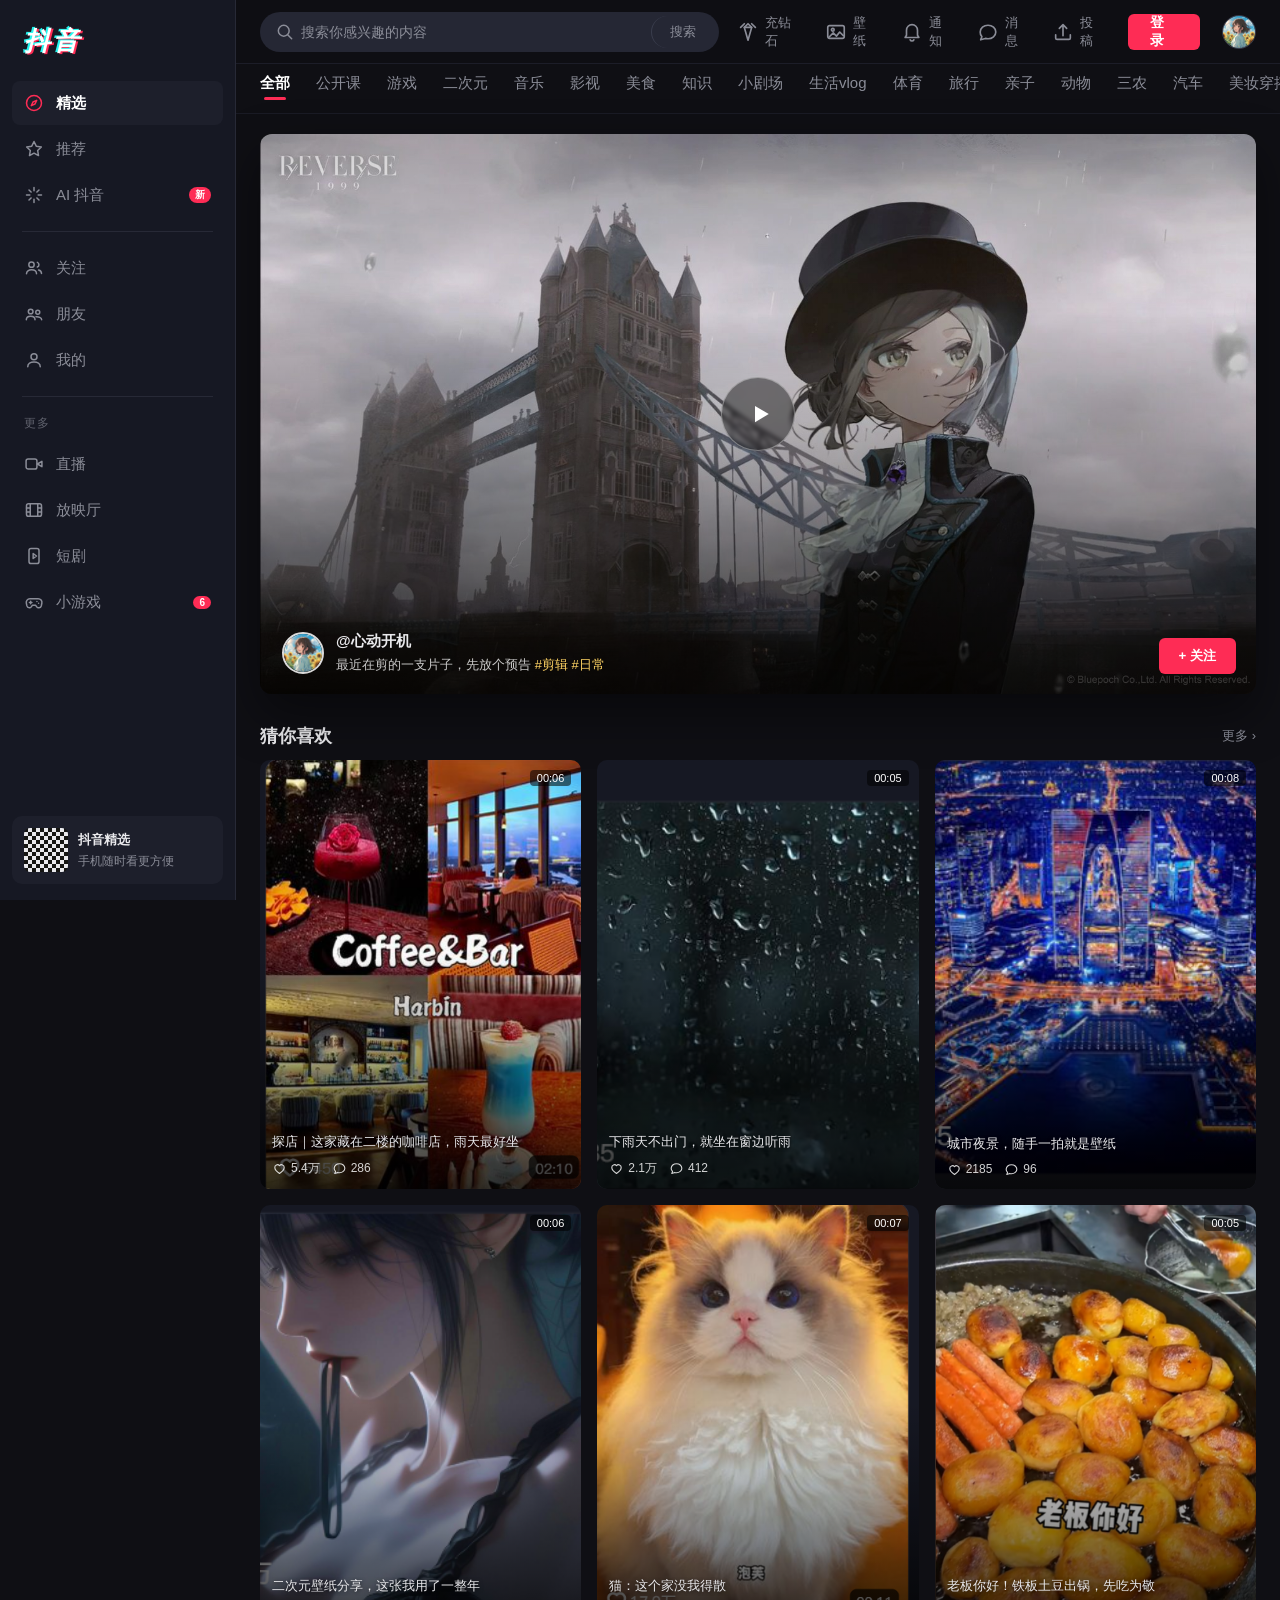
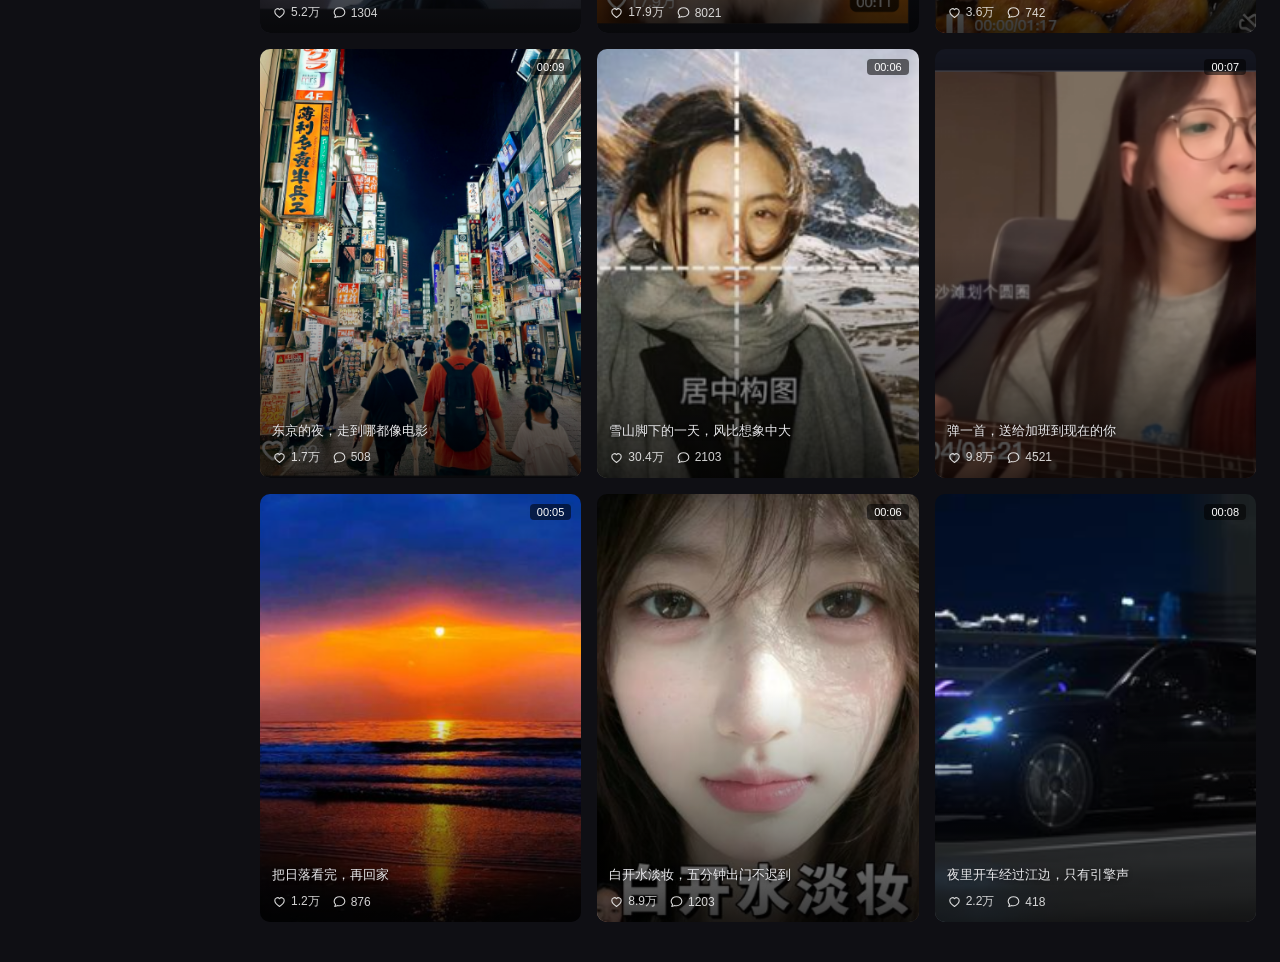
<file: index.html>
<!DOCTYPE html>
<html lang="zh-CN">
<head>
<meta charset="UTF-8">
<meta name="viewport" content="width=device-width, initial-scale=1.0">
<title>抖音 - 记录美好生活</title>
<link rel="stylesheet" href="css/style.css">
<link rel="stylesheet" href="css/components.css">
</head>
<body>

<!-- 图标库 -->
<svg width="0" height="0" style="position:absolute" aria-hidden="true">
  <defs>
    <symbol id="i-compass" viewBox="0 0 24 24"><circle cx="12" cy="12" r="9"/><path d="m15.2 8.8-2 4.4-4.4 2 2-4.4z"/></symbol>
    <symbol id="i-star" viewBox="0 0 24 24"><path d="m12 3 2.7 5.6 6.1.9-4.4 4.3 1 6.1-5.4-2.9-5.4 2.9 1-6.1L3.2 9.5l6.1-.9z"/></symbol>
    <symbol id="i-sparkle" viewBox="0 0 24 24"><path d="M12 3v4M12 17v4M3 12h4M17 12h4M6 6l2.5 2.5M15.5 15.5 18 18M18 6l-2.5 2.5M8.5 15.5 6 18"/></symbol>
    <symbol id="i-users" viewBox="0 0 24 24"><circle cx="9" cy="8" r="3.2"/><path d="M3 19c0-3 2.7-4.8 6-4.8s6 1.8 6 4.8"/><path d="M16 5.2a3 3 0 0 1 0 5.6M17.5 14.4c2.1.5 3.5 2 3.5 4.1"/></symbol>
    <symbol id="i-friends" viewBox="0 0 24 24"><circle cx="8" cy="9" r="2.8"/><circle cx="16.5" cy="10" r="2.4"/><path d="M2.8 19c0-2.6 2.4-4.2 5.2-4.2s5.2 1.6 5.2 4.2"/><path d="M14.4 15.3c2.9-.4 6.8 1 6.8 3.7"/></symbol>
    <symbol id="i-user" viewBox="0 0 24 24"><circle cx="12" cy="8" r="3.6"/><path d="M4.5 20c0-3.6 3.4-5.6 7.5-5.6s7.5 2 7.5 5.6"/></symbol>
    <symbol id="i-live" viewBox="0 0 24 24"><rect x="2.5" y="6" width="13" height="12" rx="2.5"/><path d="m16 12 5.5-3.2v6.4z"/></symbol>
    <symbol id="i-film" viewBox="0 0 24 24"><rect x="3" y="4.5" width="18" height="15" rx="2.5"/><path d="M7.5 4.5v15M16.5 4.5v15M3 9.5h4.5M3 14.5h4.5M16.5 9.5H21M16.5 14.5H21"/></symbol>
    <symbol id="i-short" viewBox="0 0 24 24"><rect x="6" y="3" width="12" height="18" rx="2.5"/><path d="m11 9 4 3-4 3z"/></symbol>
    <symbol id="i-game" viewBox="0 0 24 24"><path d="M7 8h10a4.5 4.5 0 0 1 4.4 5.5l-.7 3.3A3 3 0 0 1 17.5 19c-.9 0-1.7-.4-2.2-1.1L14 16h-4l-1.3 1.9A2.7 2.7 0 0 1 6.5 19a3 3 0 0 1-3-2.3l-.7-3.3A4.5 4.5 0 0 1 7 8z"/><path d="M8 11v3M6.5 12.5h3M15.5 11.5h.01M17.5 13.5h.01"/></symbol>
    <symbol id="i-search" viewBox="0 0 24 24"><circle cx="10.5" cy="10.5" r="6.5"/><path d="m15.5 15.5 4.5 4.5"/></symbol>
    <symbol id="i-diamond" viewBox="0 0 24 24"><path d="m12 3 4 4-4 14L8 7z"/><path d="M8 7h8M4 7l4-4M20 7l-4-4"/></symbol>
    <symbol id="i-wall" viewBox="0 0 24 24"><rect x="3" y="5" width="18" height="14" rx="2"/><circle cx="8.5" cy="9.5" r="1.5"/><path d="m4 18 5-5 3.5 3.5L16 12l4 4"/></symbol>
    <symbol id="i-bell" viewBox="0 0 24 24"><path d="M18 15.5V10a6 6 0 1 0-12 0v5.5L4.5 18h15z"/><path d="M10 20.5a2.2 2.2 0 0 0 4 0"/></symbol>
    <symbol id="i-msg" viewBox="0 0 24 24"><path d="M20.5 12c0 4.1-3.8 7.4-8.5 7.4-1 0-2-.2-2.9-.4L4 20.5l1.3-3.4A7 7 0 0 1 3.5 12c0-4.1 3.8-7.4 8.5-7.4s8.5 3.3 8.5 7.4z"/></symbol>
    <symbol id="i-upload" viewBox="0 0 24 24"><path d="M12 16V4M8 8l4-4 4 4"/><path d="M4 15v3.5A1.5 1.5 0 0 0 5.5 20h13a1.5 1.5 0 0 0 1.5-1.5V15"/></symbol>
    <symbol id="i-play" viewBox="0 0 24 24"><path d="M8 5.5v13l11-6.5z"/></symbol>
    <symbol id="i-heart" viewBox="0 0 24 24"><path d="M12 20s-7.5-4.6-7.5-9.5A4.2 4.2 0 0 1 12 7.6 4.2 4.2 0 0 1 19.5 10.5C19.5 15.4 12 20 12 20z"/></symbol>
    <symbol id="i-comment" viewBox="0 0 24 24"><path d="M20.5 11.5c0 4-3.8 7.2-8.5 7.2-1 0-2-.1-2.8-.4L4.5 20l1.2-3.3A6.7 6.7 0 0 1 3.5 11.5c0-4 3.8-7.2 8.5-7.2s8.5 3.2 8.5 7.2z"/></symbol>
    <symbol id="i-share" viewBox="0 0 24 24"><path d="M14 4.5 20 10l-6 5.5V12c-4.5 0-7.5 1.6-9 5 0-6 3-9.4 9-9.6z"/></symbol>
    <symbol id="i-clock" viewBox="0 0 24 24"><circle cx="12" cy="12" r="8.5"/><path d="M12 7.5V12l3 2"/></symbol>
    <symbol id="i-more" viewBox="0 0 24 24"><circle cx="5" cy="12" r="1.3"/><circle cx="12" cy="12" r="1.3"/><circle cx="19" cy="12" r="1.3"/></symbol>
  </defs>
</svg>

<!-- 左侧导航 -->
<aside class="side">
  <div class="side-logo"><a href="index.html" class="logo-text">抖音</a></div>

  <nav class="side-nav">
    <a href="index.html" class="nav-item active"><svg class="ico"><use href="#i-compass"/></svg><span>精选</span></a>
    <a href="index.html" class="nav-item"><svg class="ico"><use href="#i-star"/></svg><span>推荐</span></a>
    <a href="index.html" class="nav-item"><svg class="ico"><use href="#i-sparkle"/></svg><span>AI 抖音</span><b class="badge">新</b></a>

    <div class="side-divider"></div>

    <a href="follow.html" class="nav-item"><svg class="ico"><use href="#i-users"/></svg><span>关注</span></a>
    <a href="friends.html" class="nav-item"><svg class="ico"><use href="#i-friends"/></svg><span>朋友</span></a>
    <a href="profile.html" class="nav-item"><svg class="ico"><use href="#i-user"/></svg><span>我的</span></a>

    <div class="side-divider"></div>

    <p class="side-group-title">更多</p>
    <a href="index.html" class="nav-item"><svg class="ico"><use href="#i-live"/></svg><span>直播</span></a>
    <a href="index.html" class="nav-item"><svg class="ico"><use href="#i-film"/></svg><span>放映厅</span></a>
    <a href="index.html" class="nav-item"><svg class="ico"><use href="#i-short"/></svg><span>短剧</span></a>
    <a href="index.html" class="nav-item"><svg class="ico"><use href="#i-game"/></svg><span>小游戏</span><b class="badge">6</b></a>
  </nav>

  <div class="side-app">
    <div class="qr"></div>
    <p><strong>抖音精选</strong>手机随时看更方便</p>
  </div>
</aside>

<main class="main">

  <!-- 顶栏 -->
  <header class="topbar">
    <div class="search">
      <svg class="ico"><use href="#i-search"/></svg>
      <input type="text" placeholder="搜索你感兴趣的内容">
      <button class="search-btn" type="button">搜索</button>
    </div>

    <div class="top-actions">
      <a href="#" class="top-link"><svg class="ico"><use href="#i-diamond"/></svg><span>充钻石</span></a>
      <a href="#" class="top-link"><svg class="ico"><use href="#i-wall"/></svg><span>壁纸</span></a>
      <a href="#" class="top-link"><svg class="ico"><use href="#i-bell"/></svg><span>通知</span></a>
      <a href="#" class="top-link"><svg class="ico"><use href="#i-msg"/></svg><span>消息</span></a>
      <a href="#" class="top-link"><svg class="ico"><use href="#i-upload"/></svg><span>投稿</span></a>
      <a href="login.html" class="top-login">登录</a>
      <a href="profile.html"><img class="top-avatar" src="images/touxiang1.jpg" alt="我的头像"></a>
    </div>
  </header>

  <!-- 分类 -->
  <nav class="cats" id="cats">
    <a href="#" class="cat active" data-cat="all">全部</a>
    <a href="#" class="cat" data-cat="course">公开课</a>
    <a href="#" class="cat" data-cat="game">游戏</a>
    <a href="#" class="cat" data-cat="anime">二次元</a>
    <a href="#" class="cat" data-cat="music">音乐</a>
    <a href="#" class="cat" data-cat="movie">影视</a>
    <a href="#" class="cat" data-cat="food">美食</a>
    <a href="#" class="cat" data-cat="know">知识</a>
    <a href="#" class="cat" data-cat="drama">小剧场</a>
    <a href="#" class="cat" data-cat="life">生活vlog</a>
    <a href="#" class="cat" data-cat="sport">体育</a>
    <a href="#" class="cat" data-cat="travel">旅行</a>
    <a href="#" class="cat" data-cat="pet">亲子</a>
    <a href="#" class="cat" data-cat="animal">动物</a>
    <a href="#" class="cat" data-cat="farm">三农</a>
    <a href="#" class="cat" data-cat="car">汽车</a>
    <a href="#" class="cat" data-cat="beauty">美妆穿搭</a>
  </nav>

  <!-- 主视觉 + 右侧推荐 -->
  <section class="feed">
    <div class="hero">
      <img src="images/cover.jpg" alt="视频封面">
      <button class="hero-play" type="button" aria-label="播放"><svg class="ico"><use href="#i-play"/></svg></button>

      <div class="hero-meta">
        <img class="hero-avatar" src="images/touxiang1.jpg" alt="作者头像">
        <div>
          <div class="hero-author">@心动开机</div>
          <p class="hero-title">最近在剪的一支片子，先放个预告 <em>#剪辑 #日常</em></p>
        </div>
      </div>

      <button class="hero-follow" type="button">+ 关注</button>

      <div class="hero-bar">
        <span>00:24 / 09:35</span>
        <div class="hero-progress"><i></i></div>
        <svg class="ico"><use href="#i-msg"/></svg>
        <svg class="ico"><use href="#i-share"/></svg>
      </div>
    </div>

    <aside class="rail">
      <p class="rail-title">推荐视频</p>

      <a href="video.html" class="rec">
        <div class="rec-thumb">
          <img src="images/r1.jpg" alt="推荐视频">
          <span class="dur">46:43</span>
        </div>
        <div class="rec-body">
          <h4>名为“保护”的诅咒散布世界：从天而降的手，正一点点攥紧她</h4>
          <div class="meta"><img src="images/touxiang1.jpg" alt="">星野漫游 · 10月12日</div>
        </div>
      </a>

      <a href="video.html" class="rec">
        <div class="rec-thumb">
          <img src="images/r2.jpg" alt="推荐视频">
          <span class="dur">45:50</span>
        </div>
        <div class="rec-body">
          <h4>耗时两年半带你看完《我的世界》45分钟随机空岛生存</h4>
          <div class="meta"><img src="images/touxiang1.jpg" alt="">阿澈 · 8月16日</div>
        </div>
      </a>
      
    </aside>
  </section>

  <!-- 瀑布流 -->
  <div class="section-head">
    <h2>猜你喜欢</h2>
    <a href="#" class="more">更多 ›</a>
  </div>

  <section class="grid" id="grid"></section>

</main>

<script src="js/feed.js"></script>
<script src="js/app.js"></script>
</body>
</html>
</file>
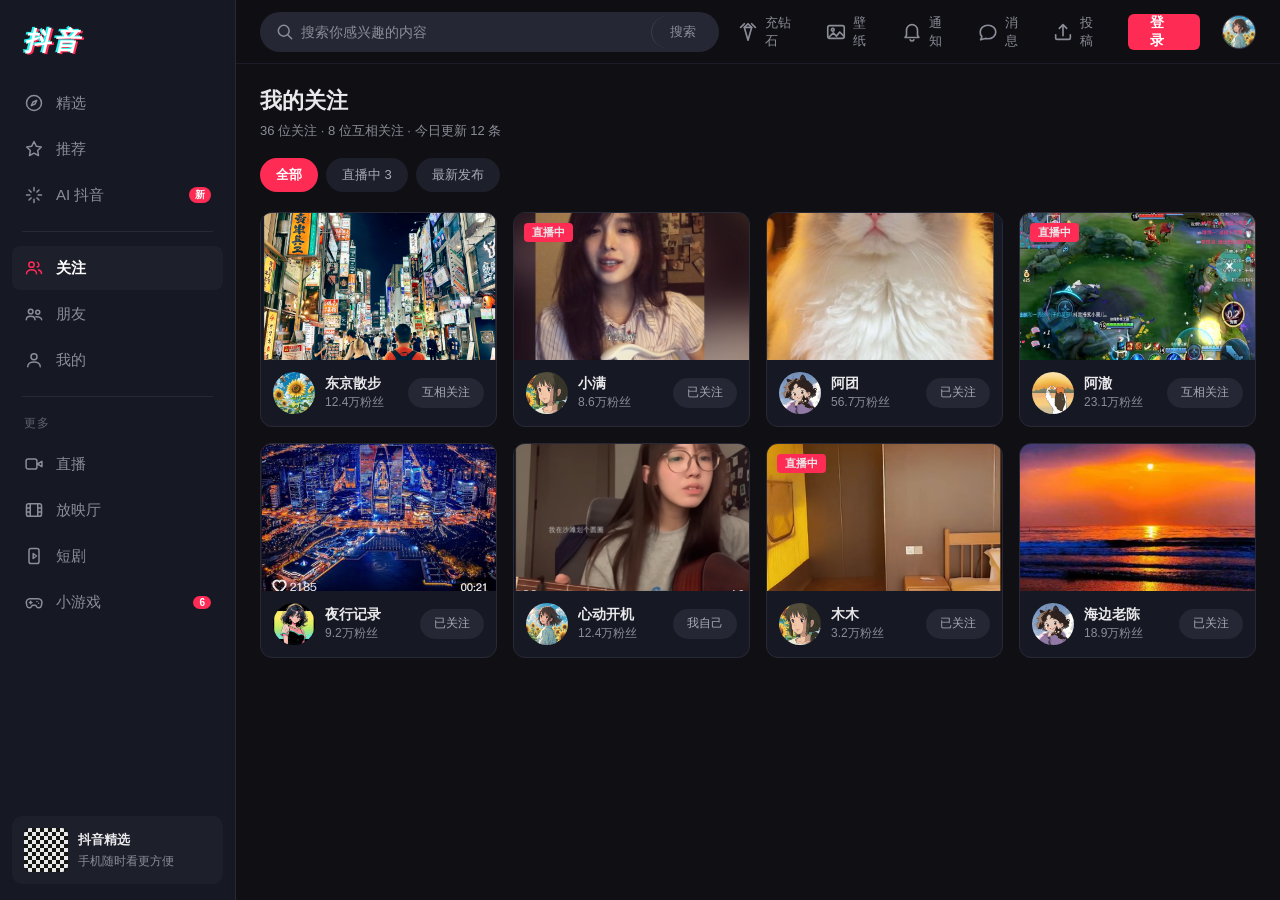
<file: follow.html>
<!DOCTYPE html>
<html lang="zh-CN">
<head>
<meta charset="UTF-8">
<meta name="viewport" content="width=device-width, initial-scale=1.0">
<title>我的关注 - 抖音</title>
<link rel="stylesheet" href="css/style.css">
<link rel="stylesheet" href="css/components.css">
</head>
<body>

<svg width="0" height="0" style="position:absolute" aria-hidden="true">
  <defs>
    <symbol id="i-compass" viewBox="0 0 24 24"><circle cx="12" cy="12" r="9"/><path d="m15.2 8.8-2 4.4-4.4 2 2-4.4z"/></symbol>
    <symbol id="i-star" viewBox="0 0 24 24"><path d="m12 3 2.7 5.6 6.1.9-4.4 4.3 1 6.1-5.4-2.9-5.4 2.9 1-6.1L3.2 9.5l6.1-.9z"/></symbol>
    <symbol id="i-sparkle" viewBox="0 0 24 24"><path d="M12 3v4M12 17v4M3 12h4M17 12h4M6 6l2.5 2.5M15.5 15.5 18 18M18 6l-2.5 2.5M8.5 15.5 6 18"/></symbol>
    <symbol id="i-users" viewBox="0 0 24 24"><circle cx="9" cy="8" r="3.2"/><path d="M3 19c0-3 2.7-4.8 6-4.8s6 1.8 6 4.8"/><path d="M16 5.2a3 3 0 0 1 0 5.6M17.5 14.4c2.1.5 3.5 2 3.5 4.1"/></symbol>
    <symbol id="i-friends" viewBox="0 0 24 24"><circle cx="8" cy="9" r="2.8"/><circle cx="16.5" cy="10" r="2.4"/><path d="M2.8 19c0-2.6 2.4-4.2 5.2-4.2s5.2 1.6 5.2 4.2"/><path d="M14.4 15.3c2.9-.4 6.8 1 6.8 3.7"/></symbol>
    <symbol id="i-user" viewBox="0 0 24 24"><circle cx="12" cy="8" r="3.6"/><path d="M4.5 20c0-3.6 3.4-5.6 7.5-5.6s7.5 2 7.5 5.6"/></symbol>
    <symbol id="i-live" viewBox="0 0 24 24"><rect x="2.5" y="6" width="13" height="12" rx="2.5"/><path d="m16 12 5.5-3.2v6.4z"/></symbol>
    <symbol id="i-film" viewBox="0 0 24 24"><rect x="3" y="4.5" width="18" height="15" rx="2.5"/><path d="M7.5 4.5v15M16.5 4.5v15M3 9.5h4.5M3 14.5h4.5M16.5 9.5H21M16.5 14.5H21"/></symbol>
    <symbol id="i-short" viewBox="0 0 24 24"><rect x="6" y="3" width="12" height="18" rx="2.5"/><path d="m11 9 4 3-4 3z"/></symbol>
    <symbol id="i-game" viewBox="0 0 24 24"><path d="M7 8h10a4.5 4.5 0 0 1 4.4 5.5l-.7 3.3A3 3 0 0 1 17.5 19c-.9 0-1.7-.4-2.2-1.1L14 16h-4l-1.3 1.9A2.7 2.7 0 0 1 6.5 19a3 3 0 0 1-3-2.3l-.7-3.3A4.5 4.5 0 0 1 7 8z"/><path d="M8 11v3M6.5 12.5h3M15.5 11.5h.01M17.5 13.5h.01"/></symbol>
    <symbol id="i-search" viewBox="0 0 24 24"><circle cx="10.5" cy="10.5" r="6.5"/><path d="m15.5 15.5 4.5 4.5"/></symbol>
    <symbol id="i-diamond" viewBox="0 0 24 24"><path d="m12 3 4 4-4 14L8 7z"/><path d="M8 7h8M4 7l4-4M20 7l-4-4"/></symbol>
    <symbol id="i-wall" viewBox="0 0 24 24"><rect x="3" y="5" width="18" height="14" rx="2"/><circle cx="8.5" cy="9.5" r="1.5"/><path d="m4 18 5-5 3.5 3.5L16 12l4 4"/></symbol>
    <symbol id="i-bell" viewBox="0 0 24 24"><path d="M18 15.5V10a6 6 0 1 0-12 0v5.5L4.5 18h15z"/><path d="M10 20.5a2.2 2.2 0 0 0 4 0"/></symbol>
    <symbol id="i-msg" viewBox="0 0 24 24"><path d="M20.5 12c0 4.1-3.8 7.4-8.5 7.4-1 0-2-.2-2.9-.4L4 20.5l1.3-3.4A7 7 0 0 1 3.5 12c0-4.1 3.8-7.4 8.5-7.4s8.5 3.3 8.5 7.4z"/></symbol>
    <symbol id="i-upload" viewBox="0 0 24 24"><path d="M12 16V4M8 8l4-4 4 4"/><path d="M4 15v3.5A1.5 1.5 0 0 0 5.5 20h13a1.5 1.5 0 0 0 1.5-1.5V15"/></symbol>
  </defs>
</svg>

<aside class="side">
  <div class="side-logo"><a href="index.html" class="logo-text">抖音</a></div>

  <nav class="side-nav">
    <a href="index.html" class="nav-item"><svg class="ico"><use href="#i-compass"/></svg><span>精选</span></a>
    <a href="index.html" class="nav-item"><svg class="ico"><use href="#i-star"/></svg><span>推荐</span></a>
    <a href="index.html" class="nav-item"><svg class="ico"><use href="#i-sparkle"/></svg><span>AI 抖音</span><b class="badge">新</b></a>

    <div class="side-divider"></div>

    <a href="follow.html" class="nav-item active"><svg class="ico"><use href="#i-users"/></svg><span>关注</span></a>
    <a href="friends.html" class="nav-item"><svg class="ico"><use href="#i-friends"/></svg><span>朋友</span></a>
    <a href="profile.html" class="nav-item"><svg class="ico"><use href="#i-user"/></svg><span>我的</span></a>

    <div class="side-divider"></div>

    <p class="side-group-title">更多</p>
    <a href="live.html" class="nav-item"><svg class="ico"><use href="#i-live"/></svg><span>直播</span></a>
    <a href="index.html" class="nav-item"><svg class="ico"><use href="#i-film"/></svg><span>放映厅</span></a>
    <a href="index.html" class="nav-item"><svg class="ico"><use href="#i-short"/></svg><span>短剧</span></a>
    <a href="index.html" class="nav-item"><svg class="ico"><use href="#i-game"/></svg><span>小游戏</span><b class="badge">6</b></a>
  </nav>

  <div class="side-app">
    <div class="qr"></div>
    <p><strong>抖音精选</strong>手机随时看更方便</p>
  </div>
</aside>

<main class="main">

  <header class="topbar">
    <div class="search">
      <svg class="ico"><use href="#i-search"/></svg>
      <input type="text" placeholder="搜索你感兴趣的内容">
      <button class="search-btn" type="button">搜索</button>
    </div>
    <div class="top-actions">
      <a href="#" class="top-link"><svg class="ico"><use href="#i-diamond"/></svg><span>充钻石</span></a>
      <a href="#" class="top-link"><svg class="ico"><use href="#i-wall"/></svg><span>壁纸</span></a>
      <a href="message.html" class="top-link"><svg class="ico"><use href="#i-bell"/></svg><span>通知</span></a>
      <a href="message.html" class="top-link"><svg class="ico"><use href="#i-msg"/></svg><span>消息</span></a>
      <a href="#" class="top-link"><svg class="ico"><use href="#i-upload"/></svg><span>投稿</span></a>
      <a href="login.html" class="top-login">登录</a>
      <a href="profile.html"><img class="top-avatar" src="images/touxiang1.jpg" alt="我的头像"></a>
    </div>
  </header>

  <div class="page-head">
    <div>
      <h1>我的关注</h1>
      <p>36 位关注 · 8 位互相关注 · 今日更新 12 条</p>
    </div>
  </div>

  <div class="page-tabs" id="ftabs">
    <button class="page-tab active" data-tab="all" type="button">全部</button>
    <button class="page-tab" data-tab="live" type="button">直播中 3</button>
    <button class="page-tab" data-tab="new" type="button">最新发布</button>
  </div>

  <section class="creator-grid" id="creators">
    <div class="creator-card" data-live="0">
      <div class="creator-cover"><img src="images/v7.png" alt=""></div>
      <div class="creator-body">
        <img class="ava" src="images/touxiang2.jpg" alt="">
        <div class="creator-name"><strong>东京散步</strong><span>12.4万粉丝</span></div>
        <button class="follow-btn2 done" type="button">互相关注</button>
      </div>
    </div>

    <div class="creator-card" data-live="1">
      <div class="creator-cover"><img src="images/live2.jpg" alt=""><span class="live-tag">直播中</span></div>
      <div class="creator-body">
        <img class="ava" src="images/touxiang3.jpg" alt="">
        <div class="creator-name"><strong>小满</strong><span>8.6万粉丝</span></div>
        <button class="follow-btn2 done" type="button">已关注</button>
      </div>
    </div>

    <div class="creator-card" data-live="0">
      <div class="creator-cover"><img src="images/v5.png" alt=""></div>
      <div class="creator-body">
        <img class="ava" src="images/touxiang4.jpg" alt="">
        <div class="creator-name"><strong>阿团</strong><span>56.7万粉丝</span></div>
        <button class="follow-btn2 done" type="button">已关注</button>
      </div>
    </div>

    <div class="creator-card" data-live="1">
      <div class="creator-cover"><img src="images/live1.jpg" alt=""><span class="live-tag">直播中</span></div>
      <div class="creator-body">
        <img class="ava" src="images/touxiang5.jpg" alt="">
        <div class="creator-name"><strong>阿澈</strong><span>23.1万粉丝</span></div>
        <button class="follow-btn2 done" type="button">互相关注</button>
      </div>
    </div>

    <div class="creator-card" data-live="0">
      <div class="creator-cover"><img src="images/v3.png" alt=""></div>
      <div class="creator-body">
        <img class="ava" src="images/touxiang6.jpg" alt="">
        <div class="creator-name"><strong>夜行记录</strong><span>9.2万粉丝</span></div>
        <button class="follow-btn2 done" type="button">已关注</button>
      </div>
    </div>

    <div class="creator-card" data-live="0">
      <div class="creator-cover"><img src="images/v9.png" alt=""></div>
      <div class="creator-body">
        <img class="ava" src="images/touxiang1.jpg" alt="">
        <div class="creator-name"><strong>心动开机</strong><span>12.4万粉丝</span></div>
        <button class="follow-btn2 done" type="button">我自己</button>
      </div>
    </div>

    <div class="creator-card" data-live="1">
      <div class="creator-cover"><img src="images/live6.png" alt=""><span class="live-tag">直播中</span></div>
      <div class="creator-body">
        <img class="ava" src="images/touxiang3.jpg" alt="">
        <div class="creator-name"><strong>木木</strong><span>3.2万粉丝</span></div>
        <button class="follow-btn2 done" type="button">已关注</button>
      </div>
    </div>

    <div class="creator-card" data-live="0">
      <div class="creator-cover"><img src="images/v10.png" alt=""></div>
      <div class="creator-body">
        <img class="ava" src="images/touxiang4.jpg" alt="">
        <div class="creator-name"><strong>海边老陈</strong><span>18.9万粉丝</span></div>
        <button class="follow-btn2 done" type="button">已关注</button>
      </div>
    </div>
  </section>

</main>

<script src="js/app.js"></script>
</body>
</html>
</file>
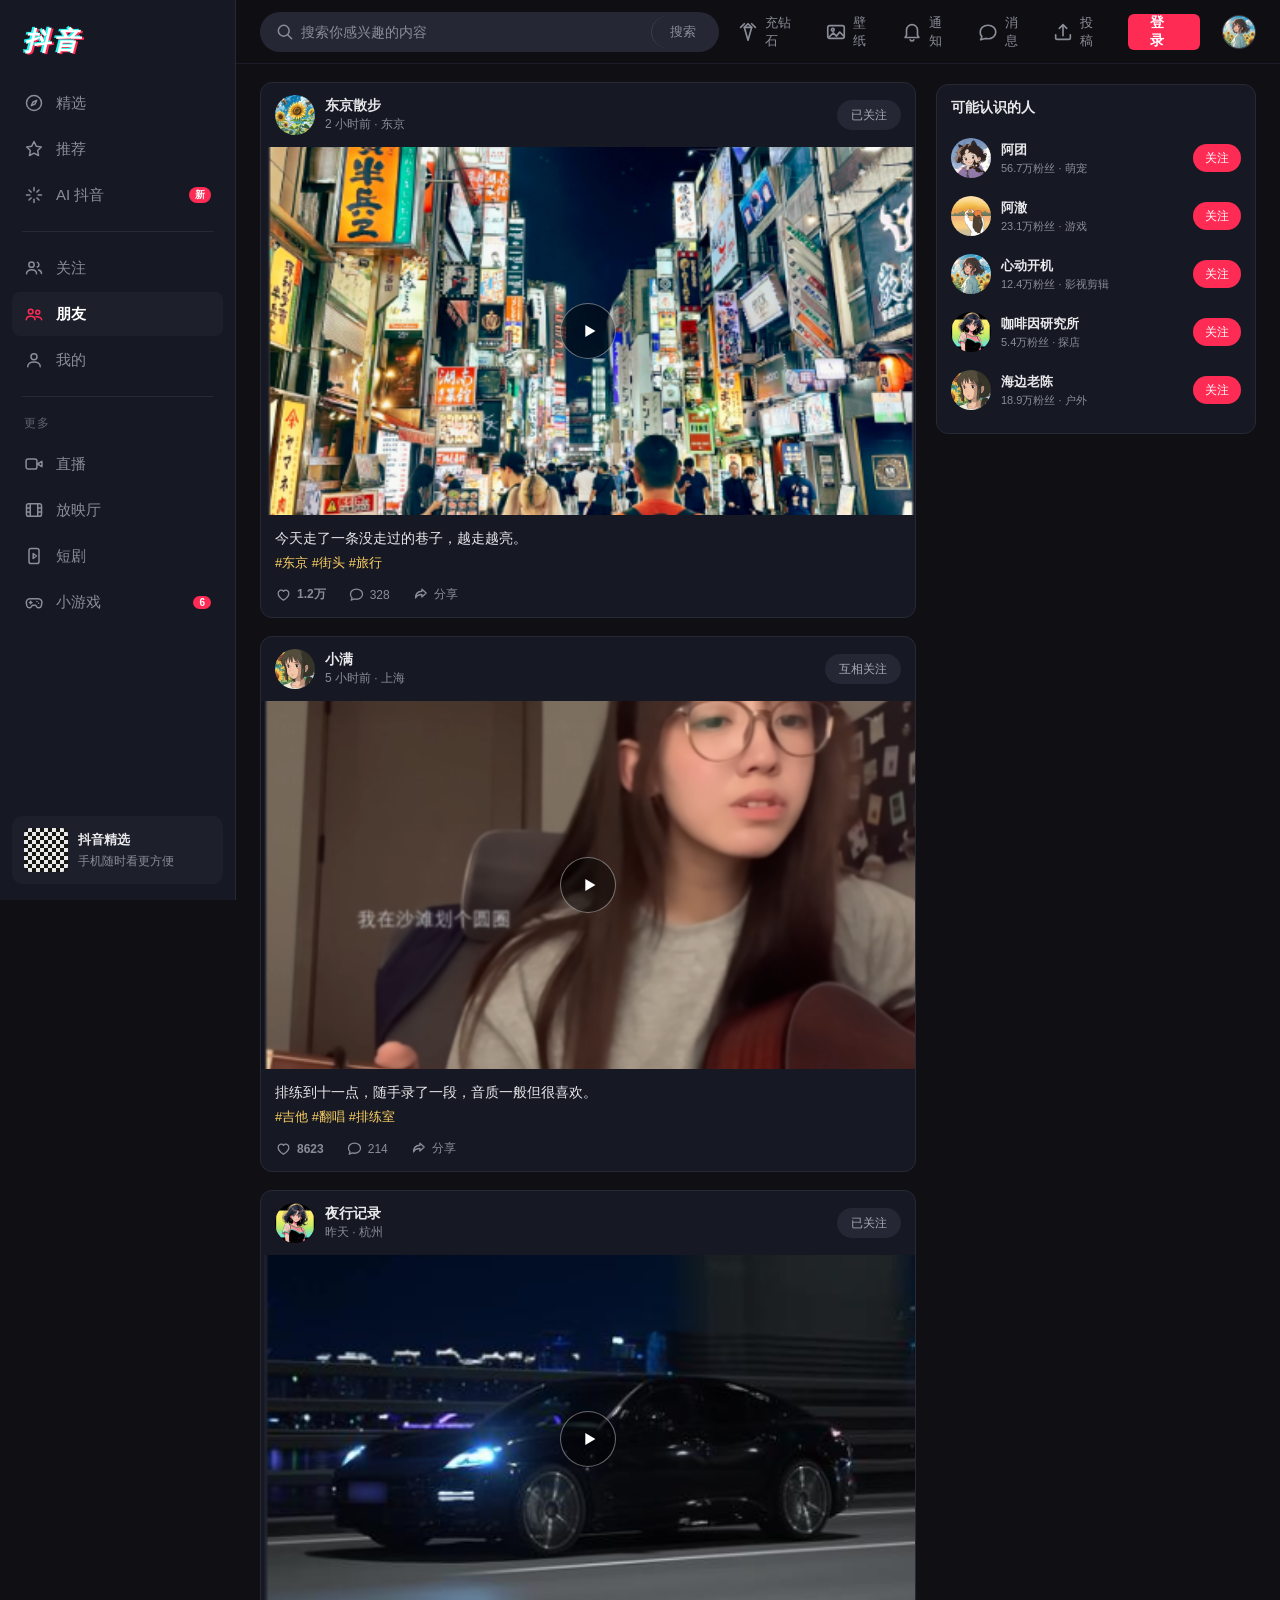
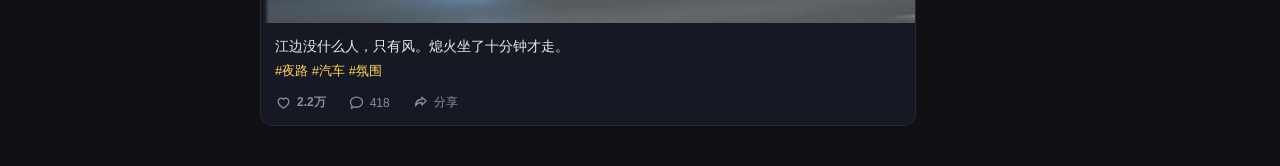
<file: friends.html>
<!DOCTYPE html>
<html lang="zh-CN">
<head>
<meta charset="UTF-8">
<meta name="viewport" content="width=device-width, initial-scale=1.0">
<title>朋友 - 抖音</title>
<link rel="stylesheet" href="css/style.css">
<link rel="stylesheet" href="css/components.css">
</head>
<body>

<svg width="0" height="0" style="position:absolute" aria-hidden="true">
  <defs>
    <symbol id="i-compass" viewBox="0 0 24 24"><circle cx="12" cy="12" r="9"/><path d="m15.2 8.8-2 4.4-4.4 2 2-4.4z"/></symbol>
    <symbol id="i-star" viewBox="0 0 24 24"><path d="m12 3 2.7 5.6 6.1.9-4.4 4.3 1 6.1-5.4-2.9-5.4 2.9 1-6.1L3.2 9.5l6.1-.9z"/></symbol>
    <symbol id="i-sparkle" viewBox="0 0 24 24"><path d="M12 3v4M12 17v4M3 12h4M17 12h4M6 6l2.5 2.5M15.5 15.5 18 18M18 6l-2.5 2.5M8.5 15.5 6 18"/></symbol>
    <symbol id="i-users" viewBox="0 0 24 24"><circle cx="9" cy="8" r="3.2"/><path d="M3 19c0-3 2.7-4.8 6-4.8s6 1.8 6 4.8"/><path d="M16 5.2a3 3 0 0 1 0 5.6M17.5 14.4c2.1.5 3.5 2 3.5 4.1"/></symbol>
    <symbol id="i-friends" viewBox="0 0 24 24"><circle cx="8" cy="9" r="2.8"/><circle cx="16.5" cy="10" r="2.4"/><path d="M2.8 19c0-2.6 2.4-4.2 5.2-4.2s5.2 1.6 5.2 4.2"/><path d="M14.4 15.3c2.9-.4 6.8 1 6.8 3.7"/></symbol>
    <symbol id="i-user" viewBox="0 0 24 24"><circle cx="12" cy="8" r="3.6"/><path d="M4.5 20c0-3.6 3.4-5.6 7.5-5.6s7.5 2 7.5 5.6"/></symbol>
    <symbol id="i-live" viewBox="0 0 24 24"><rect x="2.5" y="6" width="13" height="12" rx="2.5"/><path d="m16 12 5.5-3.2v6.4z"/></symbol>
    <symbol id="i-film" viewBox="0 0 24 24"><rect x="3" y="4.5" width="18" height="15" rx="2.5"/><path d="M7.5 4.5v15M16.5 4.5v15M3 9.5h4.5M3 14.5h4.5M16.5 9.5H21M16.5 14.5H21"/></symbol>
    <symbol id="i-short" viewBox="0 0 24 24"><rect x="6" y="3" width="12" height="18" rx="2.5"/><path d="m11 9 4 3-4 3z"/></symbol>
    <symbol id="i-game" viewBox="0 0 24 24"><path d="M7 8h10a4.5 4.5 0 0 1 4.4 5.5l-.7 3.3A3 3 0 0 1 17.5 19c-.9 0-1.7-.4-2.2-1.1L14 16h-4l-1.3 1.9A2.7 2.7 0 0 1 6.5 19a3 3 0 0 1-3-2.3l-.7-3.3A4.5 4.5 0 0 1 7 8z"/><path d="M8 11v3M6.5 12.5h3M15.5 11.5h.01M17.5 13.5h.01"/></symbol>
    <symbol id="i-search" viewBox="0 0 24 24"><circle cx="10.5" cy="10.5" r="6.5"/><path d="m15.5 15.5 4.5 4.5"/></symbol>
    <symbol id="i-diamond" viewBox="0 0 24 24"><path d="m12 3 4 4-4 14L8 7z"/><path d="M8 7h8M4 7l4-4M20 7l-4-4"/></symbol>
    <symbol id="i-wall" viewBox="0 0 24 24"><rect x="3" y="5" width="18" height="14" rx="2"/><circle cx="8.5" cy="9.5" r="1.5"/><path d="m4 18 5-5 3.5 3.5L16 12l4 4"/></symbol>
    <symbol id="i-bell" viewBox="0 0 24 24"><path d="M18 15.5V10a6 6 0 1 0-12 0v5.5L4.5 18h15z"/><path d="M10 20.5a2.2 2.2 0 0 0 4 0"/></symbol>
    <symbol id="i-msg" viewBox="0 0 24 24"><path d="M20.5 12c0 4.1-3.8 7.4-8.5 7.4-1 0-2-.2-2.9-.4L4 20.5l1.3-3.4A7 7 0 0 1 3.5 12c0-4.1 3.8-7.4 8.5-7.4s8.5 3.3 8.5 7.4z"/></symbol>
    <symbol id="i-upload" viewBox="0 0 24 24"><path d="M12 16V4M8 8l4-4 4 4"/><path d="M4 15v3.5A1.5 1.5 0 0 0 5.5 20h13a1.5 1.5 0 0 0 1.5-1.5V15"/></symbol>
    <symbol id="i-heart" viewBox="0 0 24 24"><path d="M12 20s-7.5-4.6-7.5-9.5A4.2 4.2 0 0 1 12 7.6 4.2 4.2 0 0 1 19.5 10.5C19.5 15.4 12 20 12 20z"/></symbol>
    <symbol id="i-comment" viewBox="0 0 24 24"><path d="M20.5 11.5c0 4-3.8 7.2-8.5 7.2-1 0-2-.1-2.8-.4L4.5 20l1.2-3.3A6.7 6.7 0 0 1 3.5 11.5c0-4 3.8-7.2 8.5-7.2s8.5 3.2 8.5 7.2z"/></symbol>
    <symbol id="i-share" viewBox="0 0 24 24"><path d="M14 4.5 20 10l-6 5.5V12c-4.5 0-7.5 1.6-9 5 0-6 3-9.4 9-9.6z"/></symbol>
    <symbol id="i-play" viewBox="0 0 24 24"><path d="M8 5.5v13l11-6.5z"/></symbol>
  </defs>
</svg>

<aside class="side">
  <div class="side-logo"><a href="index.html" class="logo-text">抖音</a></div>

  <nav class="side-nav">
    <a href="index.html" class="nav-item"><svg class="ico"><use href="#i-compass"/></svg><span>精选</span></a>
    <a href="index.html" class="nav-item"><svg class="ico"><use href="#i-star"/></svg><span>推荐</span></a>
    <a href="index.html" class="nav-item"><svg class="ico"><use href="#i-sparkle"/></svg><span>AI 抖音</span><b class="badge">新</b></a>

    <div class="side-divider"></div>

    <a href="follow.html" class="nav-item"><svg class="ico"><use href="#i-users"/></svg><span>关注</span></a>
    <a href="friends.html" class="nav-item active"><svg class="ico"><use href="#i-friends"/></svg><span>朋友</span></a>
    <a href="profile.html" class="nav-item"><svg class="ico"><use href="#i-user"/></svg><span>我的</span></a>

    <div class="side-divider"></div>

    <p class="side-group-title">更多</p>
    <a href="live.html" class="nav-item"><svg class="ico"><use href="#i-live"/></svg><span>直播</span></a>
    <a href="index.html" class="nav-item"><svg class="ico"><use href="#i-film"/></svg><span>放映厅</span></a>
    <a href="index.html" class="nav-item"><svg class="ico"><use href="#i-short"/></svg><span>短剧</span></a>
    <a href="index.html" class="nav-item"><svg class="ico"><use href="#i-game"/></svg><span>小游戏</span><b class="badge">6</b></a>
  </nav>

  <div class="side-app">
    <div class="qr"></div>
    <p><strong>抖音精选</strong>手机随时看更方便</p>
  </div>
</aside>

<main class="main">

  <header class="topbar">
    <div class="search">
      <svg class="ico"><use href="#i-search"/></svg>
      <input type="text" placeholder="搜索你感兴趣的内容">
      <button class="search-btn" type="button">搜索</button>
    </div>
    <div class="top-actions">
      <a href="#" class="top-link"><svg class="ico"><use href="#i-diamond"/></svg><span>充钻石</span></a>
      <a href="#" class="top-link"><svg class="ico"><use href="#i-wall"/></svg><span>壁纸</span></a>
      <a href="message.html" class="top-link"><svg class="ico"><use href="#i-bell"/></svg><span>通知</span></a>
      <a href="message.html" class="top-link"><svg class="ico"><use href="#i-msg"/></svg><span>消息</span></a>
      <a href="#" class="top-link"><svg class="ico"><use href="#i-upload"/></svg><span>投稿</span></a>
      <a href="login.html" class="top-login">登录</a>
      <a href="profile.html"><img class="top-avatar" src="images/touxiang1.jpg" alt="我的头像"></a>
    </div>
  </header>

  <div class="friends-wrap">

    <div class="friend-feed">
      <article class="friend-post">
        <div class="post-head">
          <img src="images/touxiang2.jpg" alt="">
          <div class="who"><strong>东京散步</strong><span>2 小时前 · 东京</span></div>
          <button class="follow-btn2 done" type="button">已关注</button>
        </div>
        <div class="post-media">
          <img src="images/v7.png" alt="">
          <a class="play" href="video.html?id=v7"><svg><use href="#i-play"/></svg></a>
        </div>
        <div class="post-body">
          <p>今天走了一条没走过的巷子，越走越亮。</p>
          <p class="tags">#东京 #街头 #旅行</p>
          <div class="post-acts">
            <span data-act="like"><svg class="ico"><use href="#i-heart"/></svg><b>1.2万</b></span>
            <span><svg class="ico"><use href="#i-comment"/></svg>328</span>
            <span><svg class="ico"><use href="#i-share"/></svg>分享</span>
          </div>
        </div>
      </article>

      <article class="friend-post">
        <div class="post-head">
          <img src="images/touxiang3.jpg" alt="">
          <div class="who"><strong>小满</strong><span>5 小时前 · 上海</span></div>
          <button class="follow-btn2 done" type="button">互相关注</button>
        </div>
        <div class="post-media">
          <img src="images/v9.png" alt="">
          <a class="play" href="video.html?id=v9"><svg><use href="#i-play"/></svg></a>
        </div>
        <div class="post-body">
          <p>排练到十一点，随手录了一段，音质一般但很喜欢。</p>
          <p class="tags">#吉他 #翻唱 #排练室</p>
          <div class="post-acts">
            <span data-act="like"><svg class="ico"><use href="#i-heart"/></svg><b>8623</b></span>
            <span><svg class="ico"><use href="#i-comment"/></svg>214</span>
            <span><svg class="ico"><use href="#i-share"/></svg>分享</span>
          </div>
        </div>
      </article>

      <article class="friend-post">
        <div class="post-head">
          <img src="images/touxiang6.jpg" alt="">
          <div class="who"><strong>夜行记录</strong><span>昨天 · 杭州</span></div>
          <button class="follow-btn2 done" type="button">已关注</button>
        </div>
        <div class="post-media">
          <img src="images/v12.png" alt="">
          <a class="play" href="video.html?id=v12"><svg><use href="#i-play"/></svg></a>
        </div>
        <div class="post-body">
          <p>江边没什么人，只有风。熄火坐了十分钟才走。</p>
          <p class="tags">#夜路 #汽车 #氛围</p>
          <div class="post-acts">
            <span data-act="like"><svg class="ico"><use href="#i-heart"/></svg><b>2.2万</b></span>
            <span><svg class="ico"><use href="#i-comment"/></svg>418</span>
            <span><svg class="ico"><use href="#i-share"/></svg>分享</span>
          </div>
        </div>
      </article>
    </div>

    <aside class="people">
      <h3>可能认识的人</h3>

      <div class="person">
        <img src="images/touxiang4.jpg" alt="">
        <div class="pn"><strong>阿团</strong><span>56.7万粉丝 · 萌宠</span></div>
        <button type="button">关注</button>
      </div>
      <div class="person">
        <img src="images/touxiang5.jpg" alt="">
        <div class="pn"><strong>阿澈</strong><span>23.1万粉丝 · 游戏</span></div>
        <button type="button">关注</button>
      </div>
      <div class="person">
        <img src="images/touxiang1.jpg" alt="">
        <div class="pn"><strong>心动开机</strong><span>12.4万粉丝 · 影视剪辑</span></div>
        <button type="button">关注</button>
      </div>
      <div class="person">
        <img src="images/touxiang6.jpg" alt="">
        <div class="pn"><strong>咖啡因研究所</strong><span>5.4万粉丝 · 探店</span></div>
        <button type="button">关注</button>
      </div>
      <div class="person">
        <img src="images/touxiang3.jpg" alt="">
        <div class="pn"><strong>海边老陈</strong><span>18.9万粉丝 · 户外</span></div>
        <button type="button">关注</button>
      </div>
    </aside>

  </div>

</main>

<script src="js/app.js"></script>
</body>
</html>
</file>
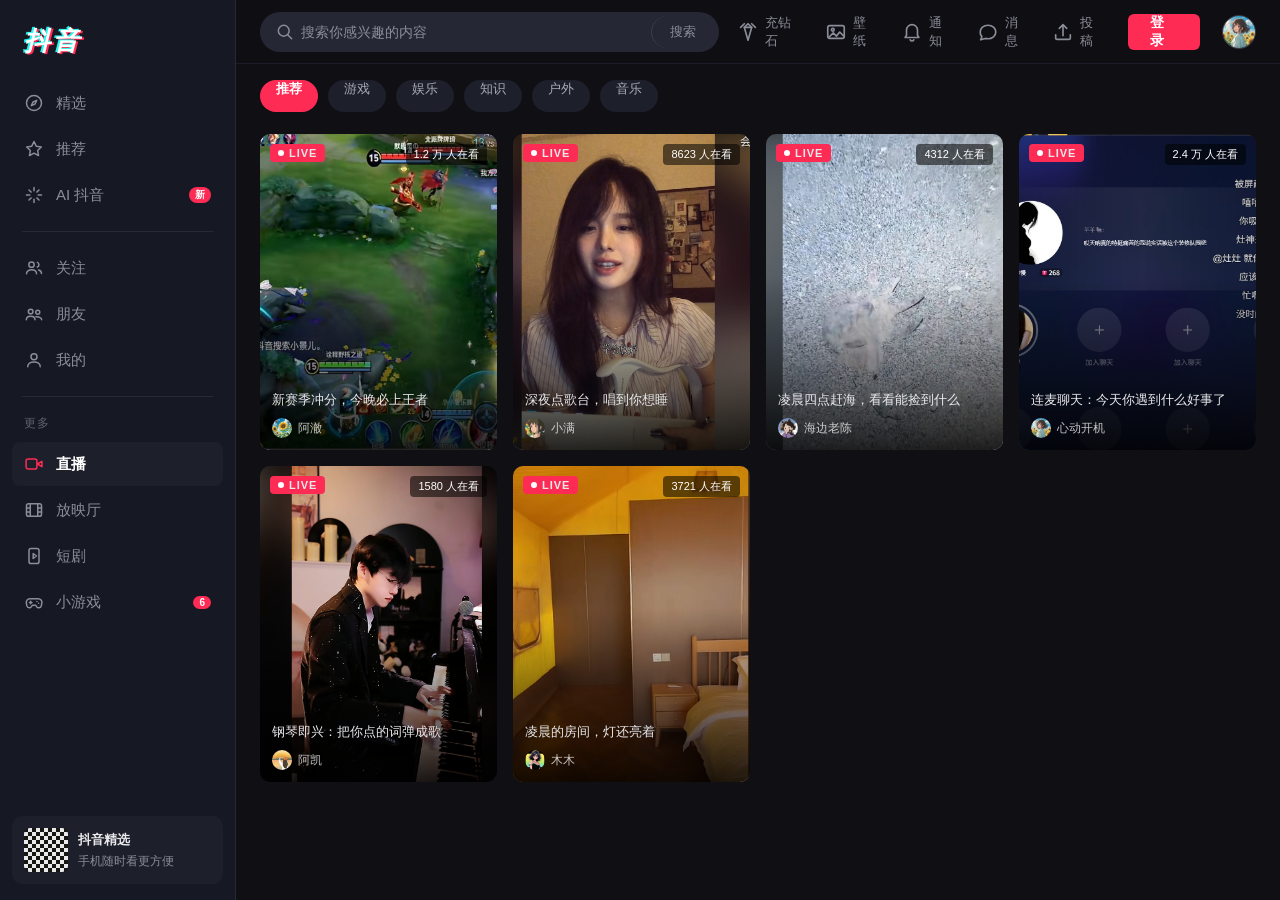
<file: live.html>
<!DOCTYPE html>
<html lang="zh-CN">
<head>
<meta charset="UTF-8">
<meta name="viewport" content="width=device-width, initial-scale=1.0">
<title>直播广场 - 抖音</title>
<link rel="stylesheet" href="css/style.css">
<link rel="stylesheet" href="css/components.css">
</head>
<body>

<svg width="0" height="0" style="position:absolute" aria-hidden="true">
  <defs>
    <symbol id="i-compass" viewBox="0 0 24 24"><circle cx="12" cy="12" r="9"/><path d="m15.2 8.8-2 4.4-4.4 2 2-4.4z"/></symbol>
    <symbol id="i-star" viewBox="0 0 24 24"><path d="m12 3 2.7 5.6 6.1.9-4.4 4.3 1 6.1-5.4-2.9-5.4 2.9 1-6.1L3.2 9.5l6.1-.9z"/></symbol>
    <symbol id="i-sparkle" viewBox="0 0 24 24"><path d="M12 3v4M12 17v4M3 12h4M17 12h4M6 6l2.5 2.5M15.5 15.5 18 18M18 6l-2.5 2.5M8.5 15.5 6 18"/></symbol>
    <symbol id="i-users" viewBox="0 0 24 24"><circle cx="9" cy="8" r="3.2"/><path d="M3 19c0-3 2.7-4.8 6-4.8s6 1.8 6 4.8"/><path d="M16 5.2a3 3 0 0 1 0 5.6M17.5 14.4c2.1.5 3.5 2 3.5 4.1"/></symbol>
    <symbol id="i-friends" viewBox="0 0 24 24"><circle cx="8" cy="9" r="2.8"/><circle cx="16.5" cy="10" r="2.4"/><path d="M2.8 19c0-2.6 2.4-4.2 5.2-4.2s5.2 1.6 5.2 4.2"/><path d="M14.4 15.3c2.9-.4 6.8 1 6.8 3.7"/></symbol>
    <symbol id="i-user" viewBox="0 0 24 24"><circle cx="12" cy="8" r="3.6"/><path d="M4.5 20c0-3.6 3.4-5.6 7.5-5.6s7.5 2 7.5 5.6"/></symbol>
    <symbol id="i-live" viewBox="0 0 24 24"><rect x="2.5" y="6" width="13" height="12" rx="2.5"/><path d="m16 12 5.5-3.2v6.4z"/></symbol>
    <symbol id="i-film" viewBox="0 0 24 24"><rect x="3" y="4.5" width="18" height="15" rx="2.5"/><path d="M7.5 4.5v15M16.5 4.5v15M3 9.5h4.5M3 14.5h4.5M16.5 9.5H21M16.5 14.5H21"/></symbol>
    <symbol id="i-short" viewBox="0 0 24 24"><rect x="6" y="3" width="12" height="18" rx="2.5"/><path d="m11 9 4 3-4 3z"/></symbol>
    <symbol id="i-game" viewBox="0 0 24 24"><path d="M7 8h10a4.5 4.5 0 0 1 4.4 5.5l-.7 3.3A3 3 0 0 1 17.5 19c-.9 0-1.7-.4-2.2-1.1L14 16h-4l-1.3 1.9A2.7 2.7 0 0 1 6.5 19a3 3 0 0 1-3-2.3l-.7-3.3A4.5 4.5 0 0 1 7 8z"/><path d="M8 11v3M6.5 12.5h3M15.5 11.5h.01M17.5 13.5h.01"/></symbol>
    <symbol id="i-search" viewBox="0 0 24 24"><circle cx="10.5" cy="10.5" r="6.5"/><path d="m15.5 15.5 4.5 4.5"/></symbol>
    <symbol id="i-diamond" viewBox="0 0 24 24"><path d="m12 3 4 4-4 14L8 7z"/><path d="M8 7h8M4 7l4-4M20 7l-4-4"/></symbol>
    <symbol id="i-wall" viewBox="0 0 24 24"><rect x="3" y="5" width="18" height="14" rx="2"/><circle cx="8.5" cy="9.5" r="1.5"/><path d="m4 18 5-5 3.5 3.5L16 12l4 4"/></symbol>
    <symbol id="i-bell" viewBox="0 0 24 24"><path d="M18 15.5V10a6 6 0 1 0-12 0v5.5L4.5 18h15z"/><path d="M10 20.5a2.2 2.2 0 0 0 4 0"/></symbol>
    <symbol id="i-msg" viewBox="0 0 24 24"><path d="M20.5 12c0 4.1-3.8 7.4-8.5 7.4-1 0-2-.2-2.9-.4L4 20.5l1.3-3.4A7 7 0 0 1 3.5 12c0-4.1 3.8-7.4 8.5-7.4s8.5 3.3 8.5 7.4z"/></symbol>
    <symbol id="i-upload" viewBox="0 0 24 24"><path d="M12 16V4M8 8l4-4 4 4"/><path d="M4 15v3.5A1.5 1.5 0 0 0 5.5 20h13a1.5 1.5 0 0 0 1.5-1.5V15"/></symbol>
    <symbol id="i-heart" viewBox="0 0 24 24"><path d="M12 20s-7.5-4.6-7.5-9.5A4.2 4.2 0 0 1 12 7.6 4.2 4.2 0 0 1 19.5 10.5C19.5 15.4 12 20 12 20z"/></symbol>
  </defs>
</svg>

<aside class="side">
  <div class="side-logo"><a href="index.html" class="logo-text">抖音</a></div>

  <nav class="side-nav">
    <a href="index.html" class="nav-item"><svg class="ico"><use href="#i-compass"/></svg><span>精选</span></a>
    <a href="index.html" class="nav-item"><svg class="ico"><use href="#i-star"/></svg><span>推荐</span></a>
    <a href="index.html" class="nav-item"><svg class="ico"><use href="#i-sparkle"/></svg><span>AI 抖音</span><b class="badge">新</b></a>

    <div class="side-divider"></div>

    <a href="follow.html" class="nav-item"><svg class="ico"><use href="#i-users"/></svg><span>关注</span></a>
    <a href="friends.html" class="nav-item"><svg class="ico"><use href="#i-friends"/></svg><span>朋友</span></a>
    <a href="profile.html" class="nav-item"><svg class="ico"><use href="#i-user"/></svg><span>我的</span></a>

    <div class="side-divider"></div>

    <p class="side-group-title">更多</p>
    <a href="live.html" class="nav-item active"><svg class="ico"><use href="#i-live"/></svg><span>直播</span></a>
    <a href="index.html" class="nav-item"><svg class="ico"><use href="#i-film"/></svg><span>放映厅</span></a>
    <a href="index.html" class="nav-item"><svg class="ico"><use href="#i-short"/></svg><span>短剧</span></a>
    <a href="index.html" class="nav-item"><svg class="ico"><use href="#i-game"/></svg><span>小游戏</span><b class="badge">6</b></a>
  </nav>

  <div class="side-app">
    <div class="qr"></div>
    <p><strong>抖音精选</strong>手机随时看更方便</p>
  </div>
</aside>

<main class="main">

  <header class="topbar">
    <div class="search">
      <svg class="ico"><use href="#i-search"/></svg>
      <input type="text" placeholder="搜索你感兴趣的内容">
      <button class="search-btn" type="button">搜索</button>
    </div>
    <div class="top-actions">
      <a href="#" class="top-link"><svg class="ico"><use href="#i-diamond"/></svg><span>充钻石</span></a>
      <a href="#" class="top-link"><svg class="ico"><use href="#i-wall"/></svg><span>壁纸</span></a>
      <a href="message.html" class="top-link"><svg class="ico"><use href="#i-bell"/></svg><span>通知</span></a>
      <a href="message.html" class="top-link"><svg class="ico"><use href="#i-msg"/></svg><span>消息</span></a>
      <a href="#" class="top-link"><svg class="ico"><use href="#i-upload"/></svg><span>投稿</span></a>
      <a href="login.html" class="top-login">登录</a>
      <a href="profile.html"><img class="top-avatar" src="images/touxiang1.jpg" alt="我的头像"></a>
    </div>
  </header>

  <div class="chips" id="chips">
    <a href="#" class="chip active" data-live="all">推荐</a>
    <a href="#" class="chip" data-live="game">游戏</a>
    <a href="#" class="chip" data-live="talk">娱乐</a>
    <a href="#" class="chip" data-live="know">知识</a>
    <a href="#" class="chip" data-live="outdoor">户外</a>
    <a href="#" class="chip" data-live="music">音乐</a>
  </div>

  <section class="live-grid" id="liveGrid">
    <a href="video.html" class="live-card" data-live="game">
      <div class="live-thumb">
        <img src="images/live1.jpg" alt="">
        <span class="live-badge"><i></i>LIVE</span>
        <span class="live-online">1.2 万 人在看</span>
      </div>
      <div class="live-info">
        <h3>新赛季冲分，今晚必上王者</h3>
        <div class="live-user"><img src="images/touxiang2.jpg" alt="">阿澈</div>
      </div>
    </a>

    <a href="video.html" class="live-card" data-live="music">
      <div class="live-thumb">
        <img src="images/live2.jpg" alt="">
        <span class="live-badge"><i></i>LIVE</span>
        <span class="live-online">8623 人在看</span>
      </div>
      <div class="live-info">
        <h3>深夜点歌台，唱到你想睡</h3>
        <div class="live-user"><img src="images/touxiang3.jpg" alt="">小满</div>
      </div>
    </a>

    <a href="video.html" class="live-card" data-live="outdoor">
      <div class="live-thumb">
        <img src="images/live3.jpg" alt="">
        <span class="live-badge"><i></i>LIVE</span>
        <span class="live-online">4312 人在看</span>
      </div>
      <div class="live-info">
        <h3>凌晨四点赶海，看看能捡到什么</h3>
        <div class="live-user"><img src="images/touxiang4.jpg" alt="">海边老陈</div>
      </div>
    </a>

    <a href="video.html" class="live-card" data-live="talk">
      <div class="live-thumb">
        <img src="images/live4.jpg" alt="">
        <span class="live-badge"><i></i>LIVE</span>
        <span class="live-online">2.4 万 人在看</span>
      </div>
      <div class="live-info">
        <h3>连麦聊天：今天你遇到什么好事了</h3>
        <div class="live-user"><img src="images/touxiang1.jpg" alt="">心动开机</div>
      </div>
    </a>

    <a href="video.html" class="live-card" data-live="music">
      <div class="live-thumb">
        <img src="images/live5.jpg" alt="">
        <span class="live-badge"><i></i>LIVE</span>
        <span class="live-online">1580 人在看</span>
      </div>
      <div class="live-info">
        <h3>钢琴即兴：把你点的词弹成歌</h3>
        <div class="live-user"><img src="images/touxiang5.jpg" alt="">阿凯</div>
      </div>
    </a>

    <a href="video.html" class="live-card" data-live="music">
      <div class="live-thumb">
        <img src="images/live6.png" alt="">
        <span class="live-badge"><i></i>LIVE</span>
        <span class="live-online">3721 人在看</span>
      </div>
      <div class="live-info">
        <h3>凌晨的房间，灯还亮着</h3>
        <div class="live-user"><img src="images/touxiang6.jpg" alt="">木木</div>
      </div>
    </a>

  </section>

</main>

<script src="js/app.js"></script>
</body>
</html>
</file>
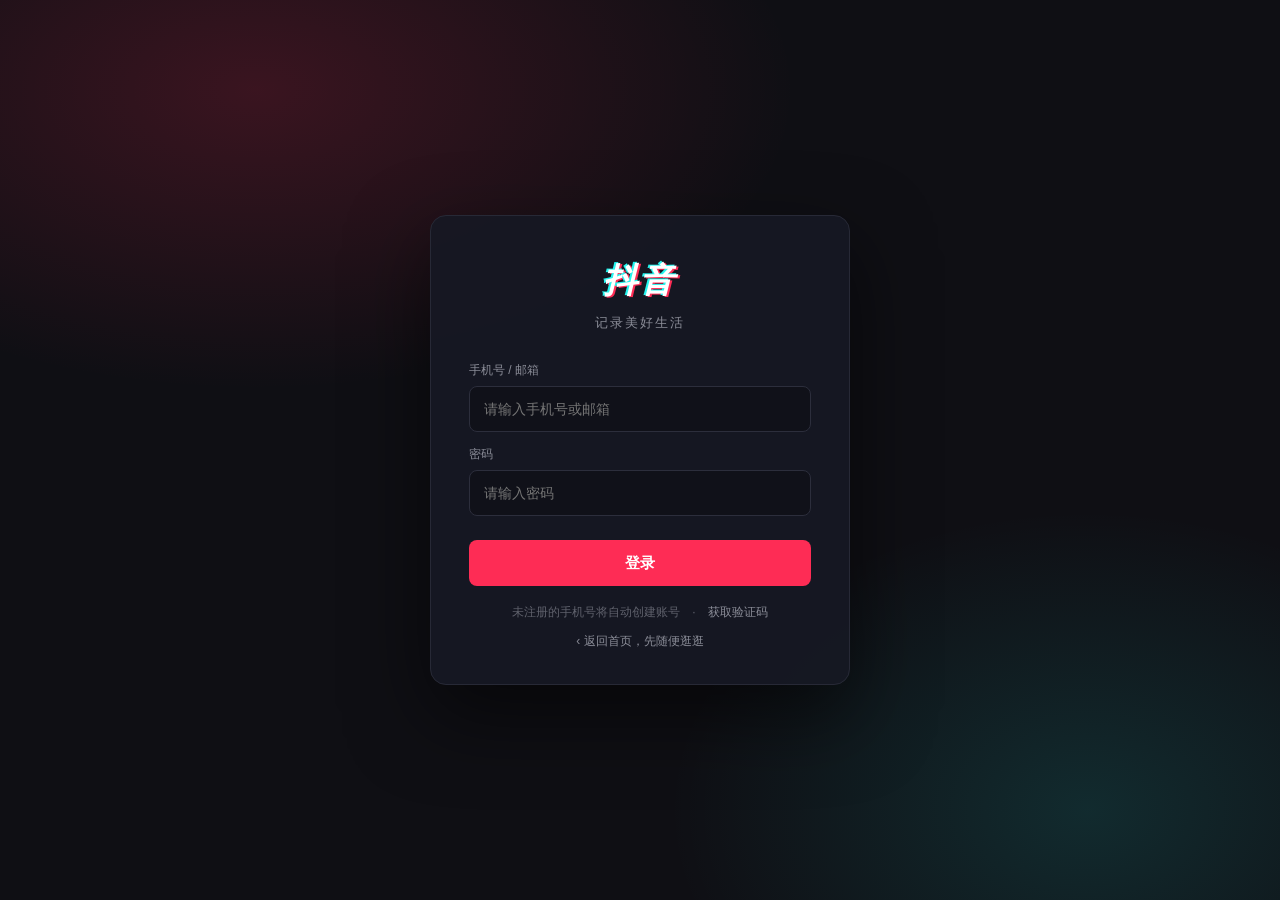
<file: login.html>
<!DOCTYPE html>
<html lang="zh-CN">
<head>
<meta charset="UTF-8">
<meta name="viewport" content="width=device-width, initial-scale=1.0">
<title>登录 - 抖音</title>
<link rel="stylesheet" href="css/style.css">
<link rel="stylesheet" href="css/components.css">
</head>
<body class="login-page">

<div class="login-card">
  <a href="index.html" class="logo-text">抖音</a>
  <p class="sub">记录美好生活</p>

  <form id="loginForm">
    <div class="field">
      <label for="phone">手机号 / 邮箱</label>
      <input type="text" id="phone" placeholder="请输入手机号或邮箱" autocomplete="username">
    </div>
    <div class="field">
      <label for="pwd">密码</label>
      <input type="password" id="pwd" placeholder="请输入密码" autocomplete="current-password">
    </div>

    <button class="submit" type="submit">登录</button>
  </form>

  <p class="login-tip">未注册的手机号将自动创建账号　·　<a href="#">获取验证码</a></p>
  <a href="index.html" class="login-back">‹ 返回首页，先随便逛逛</a>
</div>

<script src="js/app.js"></script>
</body>
</html>
</file>
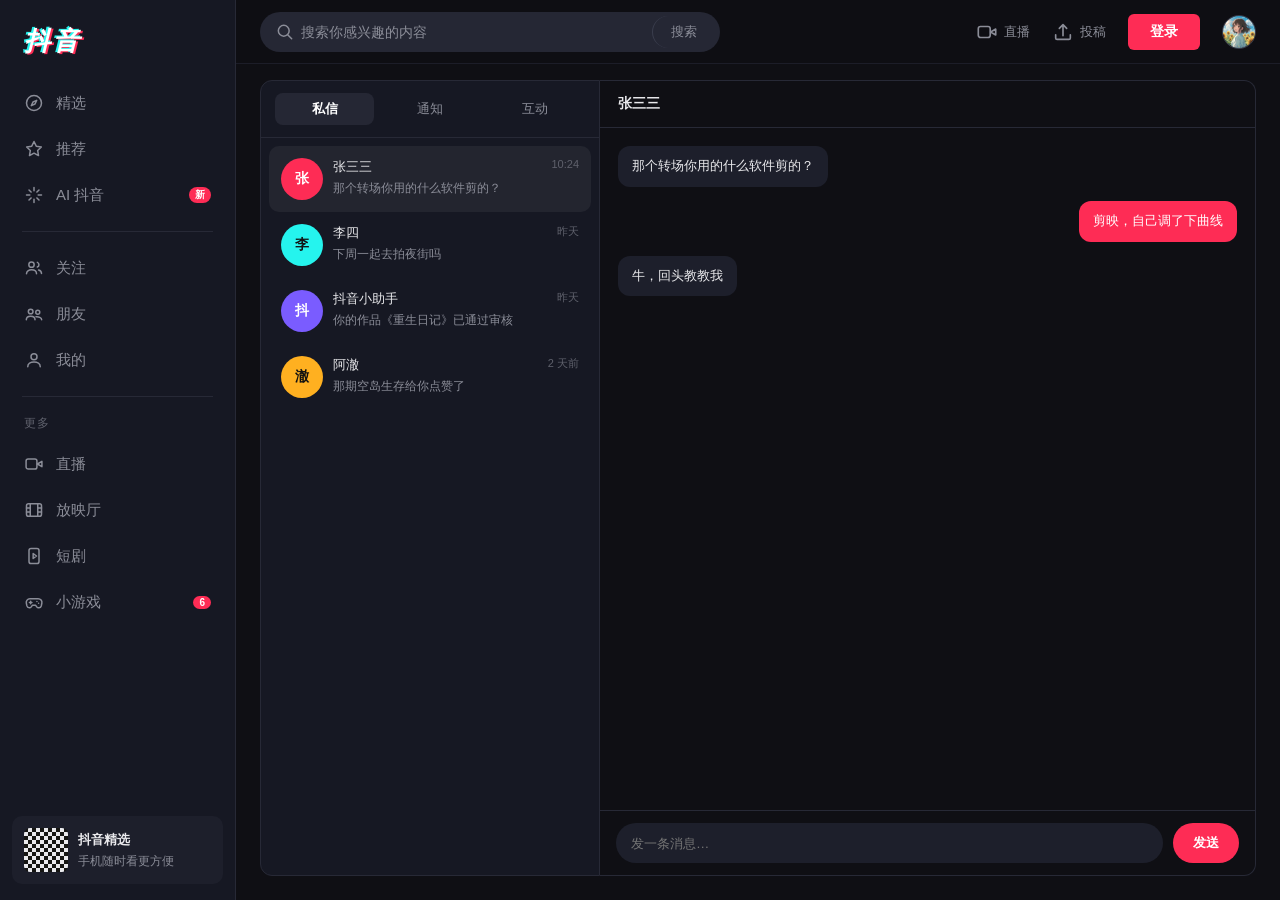
<file: message.html>
<!DOCTYPE html>
<html lang="zh-CN">
<head>
<meta charset="UTF-8">
<meta name="viewport" content="width=device-width, initial-scale=1.0">
<title>消息 - 抖音</title>
<link rel="stylesheet" href="css/style.css">
<link rel="stylesheet" href="css/components.css">
</head>
<body>

<svg width="0" height="0" style="position:absolute" aria-hidden="true">
  <defs>
    <symbol id="i-compass" viewBox="0 0 24 24"><circle cx="12" cy="12" r="9"/><path d="m15.2 8.8-2 4.4-4.4 2 2-4.4z"/></symbol>
    <symbol id="i-star" viewBox="0 0 24 24"><path d="m12 3 2.7 5.6 6.1.9-4.4 4.3 1 6.1-5.4-2.9-5.4 2.9 1-6.1L3.2 9.5l6.1-.9z"/></symbol>
    <symbol id="i-sparkle" viewBox="0 0 24 24"><path d="M12 3v4M12 17v4M3 12h4M17 12h4M6 6l2.5 2.5M15.5 15.5 18 18M18 6l-2.5 2.5M8.5 15.5 6 18"/></symbol>
    <symbol id="i-users" viewBox="0 0 24 24"><circle cx="9" cy="8" r="3.2"/><path d="M3 19c0-3 2.7-4.8 6-4.8s6 1.8 6 4.8"/><path d="M16 5.2a3 3 0 0 1 0 5.6M17.5 14.4c2.1.5 3.5 2 3.5 4.1"/></symbol>
    <symbol id="i-friends" viewBox="0 0 24 24"><circle cx="8" cy="9" r="2.8"/><circle cx="16.5" cy="10" r="2.4"/><path d="M2.8 19c0-2.6 2.4-4.2 5.2-4.2s5.2 1.6 5.2 4.2"/><path d="M14.4 15.3c2.9-.4 6.8 1 6.8 3.7"/></symbol>
    <symbol id="i-user" viewBox="0 0 24 24"><circle cx="12" cy="8" r="3.6"/><path d="M4.5 20c0-3.6 3.4-5.6 7.5-5.6s7.5 2 7.5 5.6"/></symbol>
    <symbol id="i-live" viewBox="0 0 24 24"><rect x="2.5" y="6" width="13" height="12" rx="2.5"/><path d="m16 12 5.5-3.2v6.4z"/></symbol>
    <symbol id="i-film" viewBox="0 0 24 24"><rect x="3" y="4.5" width="18" height="15" rx="2.5"/><path d="M7.5 4.5v15M16.5 4.5v15M3 9.5h4.5M3 14.5h4.5M16.5 9.5H21M16.5 14.5H21"/></symbol>
    <symbol id="i-short" viewBox="0 0 24 24"><rect x="6" y="3" width="12" height="18" rx="2.5"/><path d="m11 9 4 3-4 3z"/></symbol>
    <symbol id="i-game" viewBox="0 0 24 24"><path d="M7 8h10a4.5 4.5 0 0 1 4.4 5.5l-.7 3.3A3 3 0 0 1 17.5 19c-.9 0-1.7-.4-2.2-1.1L14 16h-4l-1.3 1.9A2.7 2.7 0 0 1 6.5 19a3 3 0 0 1-3-2.3l-.7-3.3A4.5 4.5 0 0 1 7 8z"/><path d="M8 11v3M6.5 12.5h3M15.5 11.5h.01M17.5 13.5h.01"/></symbol>
    <symbol id="i-search" viewBox="0 0 24 24"><circle cx="10.5" cy="10.5" r="6.5"/><path d="m15.5 15.5 4.5 4.5"/></symbol>
    <symbol id="i-diamond" viewBox="0 0 24 24"><path d="m12 3 4 4-4 14L8 7z"/><path d="M8 7h8M4 7l4-4M20 7l-4-4"/></symbol>
    <symbol id="i-wall" viewBox="0 0 24 24"><rect x="3" y="5" width="18" height="14" rx="2"/><circle cx="8.5" cy="9.5" r="1.5"/><path d="m4 18 5-5 3.5 3.5L16 12l4 4"/></symbol>
    <symbol id="i-bell" viewBox="0 0 24 24"><path d="M18 15.5V10a6 6 0 1 0-12 0v5.5L4.5 18h15z"/><path d="M10 20.5a2.2 2.2 0 0 0 4 0"/></symbol>
    <symbol id="i-msg" viewBox="0 0 24 24"><path d="M20.5 12c0 4.1-3.8 7.4-8.5 7.4-1 0-2-.2-2.9-.4L4 20.5l1.3-3.4A7 7 0 0 1 3.5 12c0-4.1 3.8-7.4 8.5-7.4s8.5 3.3 8.5 7.4z"/></symbol>
    <symbol id="i-upload" viewBox="0 0 24 24"><path d="M12 16V4M8 8l4-4 4 4"/><path d="M4 15v3.5A1.5 1.5 0 0 0 5.5 20h13a1.5 1.5 0 0 0 1.5-1.5V15"/></symbol>
  </defs>
</svg>

<aside class="side">
  <div class="side-logo"><a href="index.html" class="logo-text">抖音</a></div>
  <nav class="side-nav">
    <a href="index.html" class="nav-item"><svg class="ico"><use href="#i-compass"/></svg><span>精选</span></a>
    <a href="index.html" class="nav-item"><svg class="ico"><use href="#i-star"/></svg><span>推荐</span></a>
    <a href="index.html" class="nav-item"><svg class="ico"><use href="#i-sparkle"/></svg><span>AI 抖音</span><b class="badge">新</b></a>
    <div class="side-divider"></div>
    <a href="follow.html" class="nav-item"><svg class="ico"><use href="#i-users"/></svg><span>关注</span></a>
    <a href="friends.html" class="nav-item"><svg class="ico"><use href="#i-friends"/></svg><span>朋友</span></a>
    <a href="profile.html" class="nav-item"><svg class="ico"><use href="#i-user"/></svg><span>我的</span></a>
    <div class="side-divider"></div>
    <p class="side-group-title">更多</p>
    <a href="live.html" class="nav-item"><svg class="ico"><use href="#i-live"/></svg><span>直播</span></a>
    <a href="index.html" class="nav-item"><svg class="ico"><use href="#i-film"/></svg><span>放映厅</span></a>
    <a href="index.html" class="nav-item"><svg class="ico"><use href="#i-short"/></svg><span>短剧</span></a>
    <a href="index.html" class="nav-item"><svg class="ico"><use href="#i-game"/></svg><span>小游戏</span><b class="badge">6</b></a>
  </nav>
  <div class="side-app">
    <div class="qr"></div>
    <p><strong>抖音精选</strong>手机随时看更方便</p>
  </div>
</aside>

<main class="main">
  <header class="topbar">
    <div class="search">
      <svg class="ico"><use href="#i-search"/></svg>
      <input type="text" placeholder="搜索你感兴趣的内容">
      <button class="search-btn" type="button">搜索</button>
    </div>
    <div class="top-actions">
      <a href="live.html" class="top-link"><svg class="ico"><use href="#i-live"/></svg><span>直播</span></a>
      <a href="index.html" class="top-link"><svg class="ico"><use href="#i-upload"/></svg><span>投稿</span></a>
      <a href="login.html" class="top-login">登录</a>
      <a href="profile.html"><img class="top-avatar" src="images/touxiang1.jpg" alt="我的头像"></a>
    </div>
  </header>

  <div class="msg-wrap">
    <div class="msg-panel">
      <div class="msg-tabs" id="msgTabs">
        <button class="msg-tab active" data-tab="chat" type="button">私信</button>
        <button class="msg-tab" data-tab="notice" type="button">通知</button>
        <button class="msg-tab" data-tab="inter" type="button">互动</button>
      </div>

      <div class="msg-list" id="msgList">
        <div class="msg-item active" data-name="张三三" data-ava="张" data-color="#fe2c55">
          <div class="ava" style="background:#fe2c55">张</div>
          <div class="m-body">
            <div class="m-top">张三三 <span>10:24</span></div>
            <div class="m-sub">那个转场你用的什么软件剪的？</div>
          </div>
        </div>
        <div class="msg-item" data-name="李四" data-ava="李" data-color="#25f4ee">
          <div class="ava" style="background:#25f4ee;color:#111">李</div>
          <div class="m-body">
            <div class="m-top">李四 <span>昨天</span></div>
            <div class="m-sub">下周一起去拍夜街吗</div>
          </div>
        </div>
        <div class="msg-item" data-name="抖音小助手" data-ava="抖" data-color="#7a5cff">
          <div class="ava" style="background:#7a5cff">抖</div>
          <div class="m-body">
            <div class="m-top">抖音小助手 <span>昨天</span></div>
            <div class="m-sub">你的作品《重生日记》已通过审核</div>
          </div>
        </div>
        <div class="msg-item" data-name="阿澈" data-ava="澈" data-color="#ffb020">
          <div class="ava" style="background:#ffb020;color:#111">澈</div>
          <div class="m-body">
            <div class="m-top">阿澈 <span>2 天前</span></div>
            <div class="m-sub">那期空岛生存给你点赞了</div>
          </div>
        </div>
      </div>
    </div>

    <div class="chat">
      <div class="chat-head" id="chatHead">张三三</div>
      <div class="chat-body" id="chatBody">
        <div class="bubble">那个转场你用的什么软件剪的？</div>
        <div class="bubble me">剪映，自己调了下曲线</div>
        <div class="bubble">牛，回头教教我</div>
      </div>
      <form class="chat-form" id="chatForm">
        <input type="text" id="chatInput" placeholder="发一条消息…">
        <button type="submit">发送</button>
      </form>
    </div>
  </div>
</main>

<script src="js/app.js"></script>
</body>
</html>
</file>
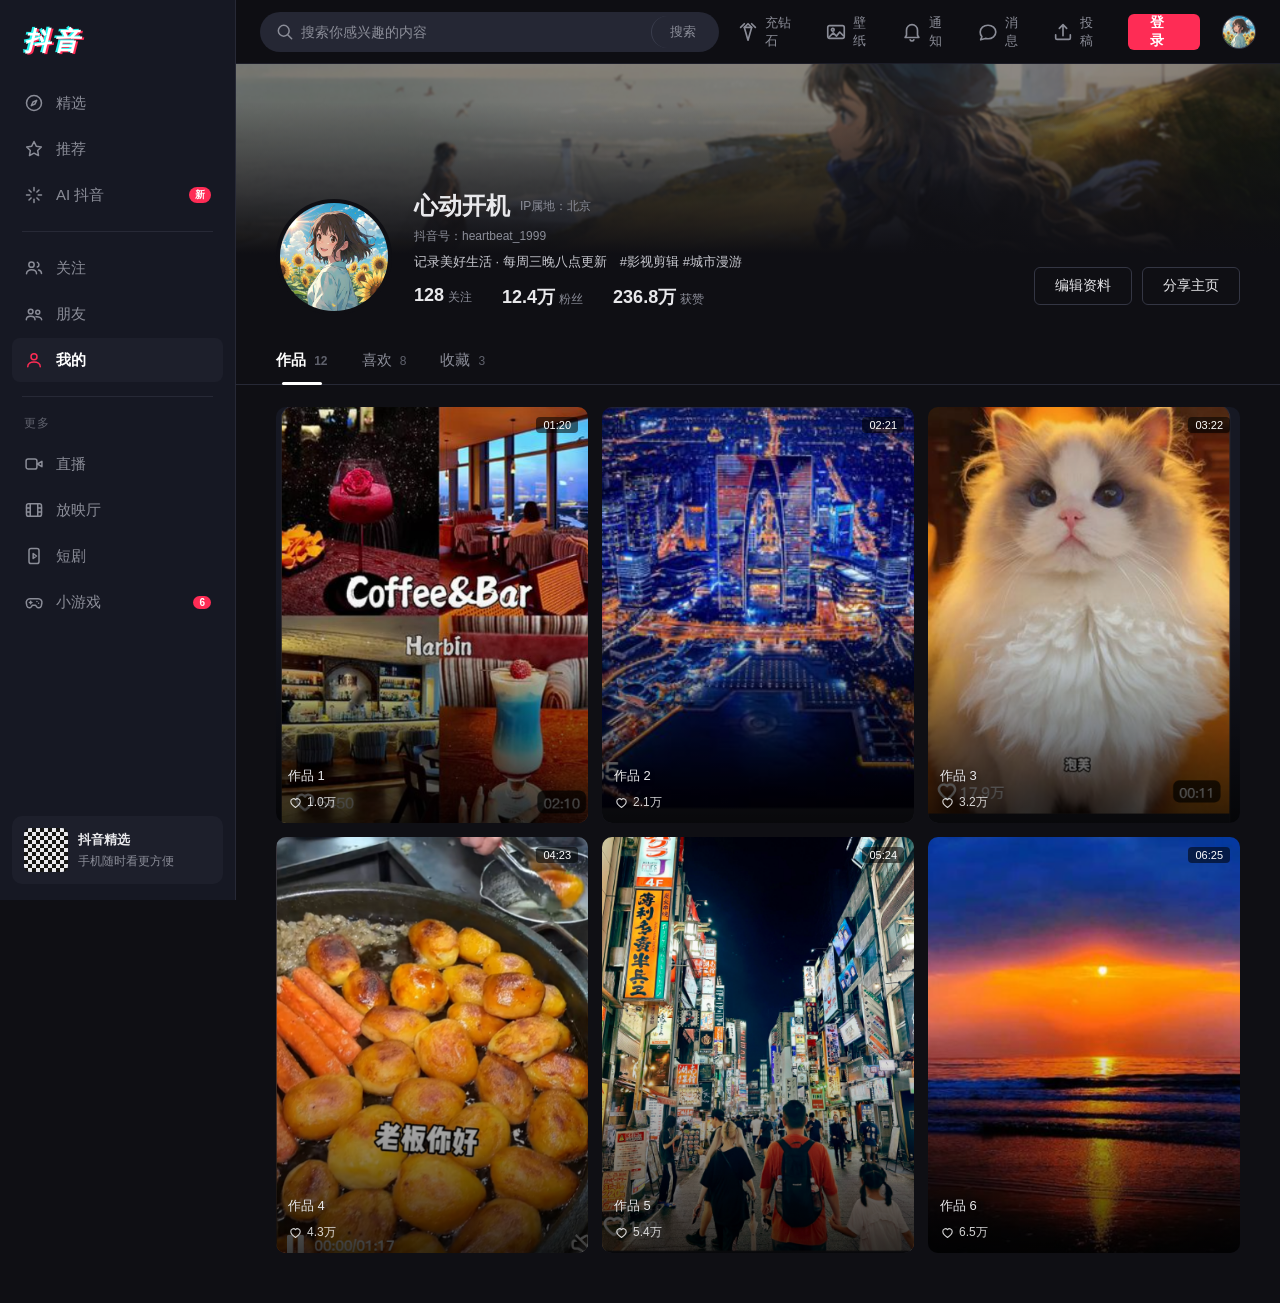
<file: profile.html>
<!DOCTYPE html>
<html lang="zh-CN">
<head>
<meta charset="UTF-8">
<meta name="viewport" content="width=device-width, initial-scale=1.0">
<title>个人主页 - 抖音</title>
<link rel="stylesheet" href="css/style.css">
<link rel="stylesheet" href="css/components.css">
</head>
<body>

<svg width="0" height="0" style="position:absolute" aria-hidden="true">
  <defs>
    <symbol id="i-compass" viewBox="0 0 24 24"><circle cx="12" cy="12" r="9"/><path d="m15.2 8.8-2 4.4-4.4 2 2-4.4z"/></symbol>
    <symbol id="i-star" viewBox="0 0 24 24"><path d="m12 3 2.7 5.6 6.1.9-4.4 4.3 1 6.1-5.4-2.9-5.4 2.9 1-6.1L3.2 9.5l6.1-.9z"/></symbol>
    <symbol id="i-sparkle" viewBox="0 0 24 24"><path d="M12 3v4M12 17v4M3 12h4M17 12h4M6 6l2.5 2.5M15.5 15.5 18 18M18 6l-2.5 2.5M8.5 15.5 6 18"/></symbol>
    <symbol id="i-users" viewBox="0 0 24 24"><circle cx="9" cy="8" r="3.2"/><path d="M3 19c0-3 2.7-4.8 6-4.8s6 1.8 6 4.8"/><path d="M16 5.2a3 3 0 0 1 0 5.6M17.5 14.4c2.1.5 3.5 2 3.5 4.1"/></symbol>
    <symbol id="i-friends" viewBox="0 0 24 24"><circle cx="8" cy="9" r="2.8"/><circle cx="16.5" cy="10" r="2.4"/><path d="M2.8 19c0-2.6 2.4-4.2 5.2-4.2s5.2 1.6 5.2 4.2"/><path d="M14.4 15.3c2.9-.4 6.8 1 6.8 3.7"/></symbol>
    <symbol id="i-user" viewBox="0 0 24 24"><circle cx="12" cy="8" r="3.6"/><path d="M4.5 20c0-3.6 3.4-5.6 7.5-5.6s7.5 2 7.5 5.6"/></symbol>
    <symbol id="i-live" viewBox="0 0 24 24"><rect x="2.5" y="6" width="13" height="12" rx="2.5"/><path d="m16 12 5.5-3.2v6.4z"/></symbol>
    <symbol id="i-film" viewBox="0 0 24 24"><rect x="3" y="4.5" width="18" height="15" rx="2.5"/><path d="M7.5 4.5v15M16.5 4.5v15M3 9.5h4.5M3 14.5h4.5M16.5 9.5H21M16.5 14.5H21"/></symbol>
    <symbol id="i-short" viewBox="0 0 24 24"><rect x="6" y="3" width="12" height="18" rx="2.5"/><path d="m11 9 4 3-4 3z"/></symbol>
    <symbol id="i-game" viewBox="0 0 24 24"><path d="M7 8h10a4.5 4.5 0 0 1 4.4 5.5l-.7 3.3A3 3 0 0 1 17.5 19c-.9 0-1.7-.4-2.2-1.1L14 16h-4l-1.3 1.9A2.7 2.7 0 0 1 6.5 19a3 3 0 0 1-3-2.3l-.7-3.3A4.5 4.5 0 0 1 7 8z"/><path d="M8 11v3M6.5 12.5h3M15.5 11.5h.01M17.5 13.5h.01"/></symbol>
    <symbol id="i-search" viewBox="0 0 24 24"><circle cx="10.5" cy="10.5" r="6.5"/><path d="m15.5 15.5 4.5 4.5"/></symbol>
    <symbol id="i-diamond" viewBox="0 0 24 24"><path d="m12 3 4 4-4 14L8 7z"/><path d="M8 7h8M4 7l4-4M20 7l-4-4"/></symbol>
    <symbol id="i-wall" viewBox="0 0 24 24"><rect x="3" y="5" width="18" height="14" rx="2"/><circle cx="8.5" cy="9.5" r="1.5"/><path d="m4 18 5-5 3.5 3.5L16 12l4 4"/></symbol>
    <symbol id="i-bell" viewBox="0 0 24 24"><path d="M18 15.5V10a6 6 0 1 0-12 0v5.5L4.5 18h15z"/><path d="M10 20.5a2.2 2.2 0 0 0 4 0"/></symbol>
    <symbol id="i-msg" viewBox="0 0 24 24"><path d="M20.5 12c0 4.1-3.8 7.4-8.5 7.4-1 0-2-.2-2.9-.4L4 20.5l1.3-3.4A7 7 0 0 1 3.5 12c0-4.1 3.8-7.4 8.5-7.4s8.5 3.3 8.5 7.4z"/></symbol>
    <symbol id="i-upload" viewBox="0 0 24 24"><path d="M12 16V4M8 8l4-4 4 4"/><path d="M4 15v3.5A1.5 1.5 0 0 0 5.5 20h13a1.5 1.5 0 0 0 1.5-1.5V15"/></symbol>
    <symbol id="i-play" viewBox="0 0 24 24"><path d="M8 5.5v13l11-6.5z"/></symbol>
    <symbol id="i-heart" viewBox="0 0 24 24"><path d="M12 20s-7.5-4.6-7.5-9.5A4.2 4.2 0 0 1 12 7.6 4.2 4.2 0 0 1 19.5 10.5C19.5 15.4 12 20 12 20z"/></symbol>
    <symbol id="i-comment" viewBox="0 0 24 24"><path d="M20.5 11.5c0 4-3.8 7.2-8.5 7.2-1 0-2-.1-2.8-.4L4.5 20l1.2-3.3A6.7 6.7 0 0 1 3.5 11.5c0-4 3.8-7.2 8.5-7.2s8.5 3.2 8.5 7.2z"/></symbol>
    <symbol id="i-share" viewBox="0 0 24 24"><path d="M14 4.5 20 10l-6 5.5V12c-4.5 0-7.5 1.6-9 5 0-6 3-9.4 9-9.6z"/></symbol>
  </defs>
</svg>

<aside class="side">
  <div class="side-logo"><a href="index.html" class="logo-text">抖音</a></div>

  <nav class="side-nav">
    <a href="index.html" class="nav-item"><svg class="ico"><use href="#i-compass"/></svg><span>精选</span></a>
    <a href="index.html" class="nav-item"><svg class="ico"><use href="#i-star"/></svg><span>推荐</span></a>
    <a href="index.html" class="nav-item"><svg class="ico"><use href="#i-sparkle"/></svg><span>AI 抖音</span><b class="badge">新</b></a>

    <div class="side-divider"></div>

    <a href="follow.html" class="nav-item"><svg class="ico"><use href="#i-users"/></svg><span>关注</span></a>
    <a href="friends.html" class="nav-item"><svg class="ico"><use href="#i-friends"/></svg><span>朋友</span></a>
    <a href="profile.html" class="nav-item active"><svg class="ico"><use href="#i-user"/></svg><span>我的</span></a>

    <div class="side-divider"></div>

    <p class="side-group-title">更多</p>
    <a href="index.html" class="nav-item"><svg class="ico"><use href="#i-live"/></svg><span>直播</span></a>
    <a href="index.html" class="nav-item"><svg class="ico"><use href="#i-film"/></svg><span>放映厅</span></a>
    <a href="index.html" class="nav-item"><svg class="ico"><use href="#i-short"/></svg><span>短剧</span></a>
    <a href="index.html" class="nav-item"><svg class="ico"><use href="#i-game"/></svg><span>小游戏</span><b class="badge">6</b></a>
  </nav>

  <div class="side-app">
    <div class="qr"></div>
    <p><strong>抖音精选</strong>手机随时看更方便</p>
  </div>
</aside>

<main class="main">

  <header class="topbar">
    <div class="search">
      <svg class="ico"><use href="#i-search"/></svg>
      <input type="text" placeholder="搜索你感兴趣的内容">
      <button class="search-btn" type="button">搜索</button>
    </div>
    <div class="top-actions">
      <a href="#" class="top-link"><svg class="ico"><use href="#i-diamond"/></svg><span>充钻石</span></a>
      <a href="#" class="top-link"><svg class="ico"><use href="#i-wall"/></svg><span>壁纸</span></a>
      <a href="#" class="top-link"><svg class="ico"><use href="#i-bell"/></svg><span>通知</span></a>
      <a href="#" class="top-link"><svg class="ico"><use href="#i-msg"/></svg><span>消息</span></a>
      <a href="#" class="top-link"><svg class="ico"><use href="#i-upload"/></svg><span>投稿</span></a>
      <a href="login.html" class="top-login">登录</a>
      <a href="profile.html"><img class="top-avatar" src="images/touxiang1.jpg" alt="我的头像"></a>
    </div>
  </header>

  <div class="cover-wrap">
    <img src="images/banner.jpg" alt="主页背景">
  </div>

  <div class="profile-head">
    <img class="big-avatar" src="images/touxiang1.jpg" alt="头像">
    <div class="profile-info">
      <h1>心动开机 <span style="font-size:12px;color:#8b8d98;font-weight:400">IP属地：北京</span></h1>
      <p class="uid">抖音号：heartbeat_1999</p>
      <p class="bio">记录美好生活 · 每周三晚八点更新　#影视剪辑 #城市漫游</p>
      <div class="profile-stats">
        <div><b>128</b>关注</div>
        <div><b>12.4万</b>粉丝</div>
        <div><b>236.8万</b>获赞</div>
      </div>
    </div>
    <div class="profile-btns">
      <button class="btn-ghost" type="button">编辑资料</button>
      <button class="btn-ghost" type="button">分享主页</button>
    </div>
  </div>

  <div class="profile-tabs" id="ptabs">
    <a href="#" class="p-tab active" data-panel="works">作品 <span>12</span></a>
    <a href="#" class="p-tab" data-panel="likes">喜欢 <span>8</span></a>
    <a href="#" class="p-tab" data-panel="favs">收藏 <span>3</span></a>
  </div>

  <section class="works" id="works">
    <a href="video.html" class="vcard"><img src="images/v1.png" alt=""><span class="dur">01:20</span>
      <div class="play-mask"><svg class="ico"><use href="#i-play"/></svg></div>
      <div class="vcard-body"><h3>作品 1</h3>
        <div class="vcard-stats"><span><svg class="ico"><use href="#i-heart"/></svg>1.0万</span></div></div></a>

    <a href="video.html" class="vcard"><img src="images/v3.png" alt=""><span class="dur">02:21</span>
      <div class="play-mask"><svg class="ico"><use href="#i-play"/></svg></div>
      <div class="vcard-body"><h3>作品 2</h3>
        <div class="vcard-stats"><span><svg class="ico"><use href="#i-heart"/></svg>2.1万</span></div></div></a>

    <a href="video.html" class="vcard"><img src="images/v5.png" alt=""><span class="dur">03:22</span>
      <div class="play-mask"><svg class="ico"><use href="#i-play"/></svg></div>
      <div class="vcard-body"><h3>作品 3</h3>
        <div class="vcard-stats"><span><svg class="ico"><use href="#i-heart"/></svg>3.2万</span></div></div></a>

    <a href="video.html" class="vcard"><img src="images/v6.png" alt=""><span class="dur">04:23</span>
      <div class="play-mask"><svg class="ico"><use href="#i-play"/></svg></div>
      <div class="vcard-body"><h3>作品 4</h3>
        <div class="vcard-stats"><span><svg class="ico"><use href="#i-heart"/></svg>4.3万</span></div></div></a>

    <a href="video.html" class="vcard"><img src="images/v7.png" alt=""><span class="dur">05:24</span>
      <div class="play-mask"><svg class="ico"><use href="#i-play"/></svg></div>
      <div class="vcard-body"><h3>作品 5</h3>
        <div class="vcard-stats"><span><svg class="ico"><use href="#i-heart"/></svg>5.4万</span></div></div></a>

    <a href="video.html" class="vcard"><img src="images/v10.png" alt=""><span class="dur">06:25</span>
      <div class="play-mask"><svg class="ico"><use href="#i-play"/></svg></div>
      <div class="vcard-body"><h3>作品 6</h3>
        <div class="vcard-stats"><span><svg class="ico"><use href="#i-heart"/></svg>6.5万</span></div></div></a>

  </section>

  <section class="works" id="likes" style="display:none">
    <a href="video.html" class="vcard"><img src="images/cover.jpg" alt=""><span class="dur">09:35</span>
      <div class="vcard-body"><h3>《重生日记》EP.1-4</h3></div></a>
    <a href="video.html" class="vcard"><img src="images/work2b.jpg" alt=""><span class="dur">45:50</span>
      <div class="vcard-body"><h3>45 分钟随机空岛生存</h3></div></a>
    <a href="video.html" class="vcard"><img src="images/work5.jpg" alt=""><span class="dur">03:42</span>
      <div class="vcard-body"><h3>旧吉他弹夏天</h3></div></a>
    <a href="video.html" class="vcard"><img src="images/work6.jpg" alt=""><span class="dur">12:08</span>
      <div class="vcard-body"><h3>凌晨四点的海边</h3></div></a>
  </section>

  <section class="works" id="favs" style="display:none">
    <a href="video.html" class="vcard"><img src="images/work1.jpg" alt=""><span class="dur">08:53</span>
      <div class="vcard-body"><h3>网感好友</h3></div></a>
    <a href="video.html" class="vcard"><img src="images/work4.jpg" alt=""><span class="dur">08:31</span>
      <div class="vcard-body"><h3>小剧场合集</h3></div></a>
  </section>

</main>

<script src="js/app.js"></script>
</body>
</html>
</file>
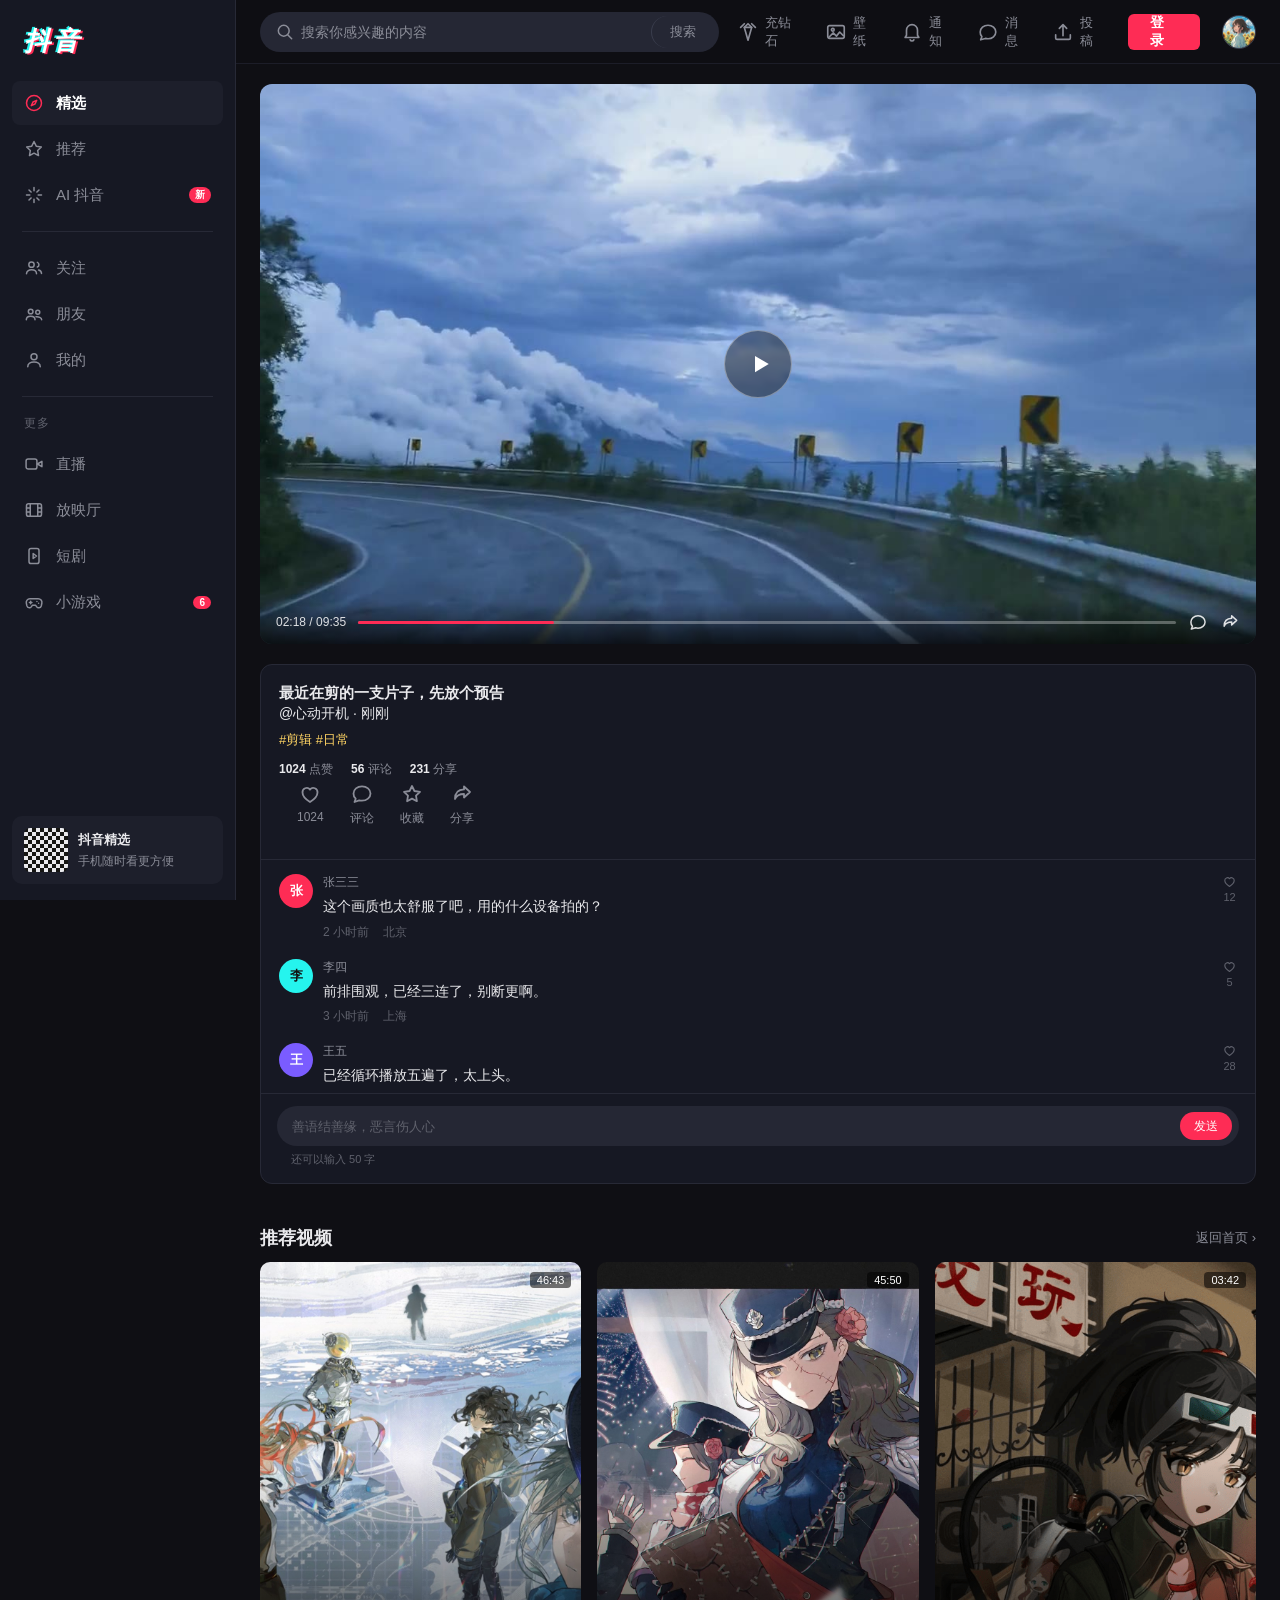
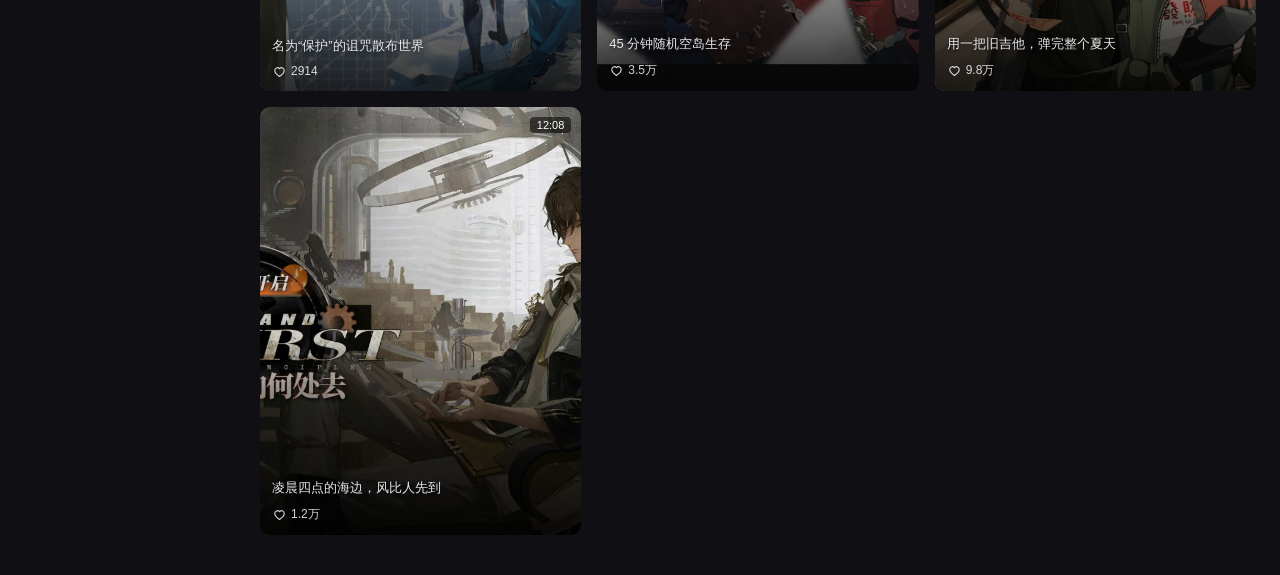
<file: video.html>
<!DOCTYPE html>
<html lang="zh-CN">
<head>
<meta charset="UTF-8">
<meta name="viewport" content="width=device-width, initial-scale=1.0">
<title>最近在剪的一支片子 - 抖音</title>
<link rel="stylesheet" href="css/style.css">
<link rel="stylesheet" href="css/components.css">
</head>
<body>

<svg width="0" height="0" style="position:absolute" aria-hidden="true">
  <defs>
    <symbol id="i-compass" viewBox="0 0 24 24"><circle cx="12" cy="12" r="9"/><path d="m15.2 8.8-2 4.4-4.4 2 2-4.4z"/></symbol>
    <symbol id="i-star" viewBox="0 0 24 24"><path d="m12 3 2.7 5.6 6.1.9-4.4 4.3 1 6.1-5.4-2.9-5.4 2.9 1-6.1L3.2 9.5l6.1-.9z"/></symbol>
    <symbol id="i-sparkle" viewBox="0 0 24 24"><path d="M12 3v4M12 17v4M3 12h4M17 12h4M6 6l2.5 2.5M15.5 15.5 18 18M18 6l-2.5 2.5M8.5 15.5 6 18"/></symbol>
    <symbol id="i-users" viewBox="0 0 24 24"><circle cx="9" cy="8" r="3.2"/><path d="M3 19c0-3 2.7-4.8 6-4.8s6 1.8 6 4.8"/><path d="M16 5.2a3 3 0 0 1 0 5.6M17.5 14.4c2.1.5 3.5 2 3.5 4.1"/></symbol>
    <symbol id="i-friends" viewBox="0 0 24 24"><circle cx="8" cy="9" r="2.8"/><circle cx="16.5" cy="10" r="2.4"/><path d="M2.8 19c0-2.6 2.4-4.2 5.2-4.2s5.2 1.6 5.2 4.2"/><path d="M14.4 15.3c2.9-.4 6.8 1 6.8 3.7"/></symbol>
    <symbol id="i-user" viewBox="0 0 24 24"><circle cx="12" cy="8" r="3.6"/><path d="M4.5 20c0-3.6 3.4-5.6 7.5-5.6s7.5 2 7.5 5.6"/></symbol>
    <symbol id="i-live" viewBox="0 0 24 24"><rect x="2.5" y="6" width="13" height="12" rx="2.5"/><path d="m16 12 5.5-3.2v6.4z"/></symbol>
    <symbol id="i-film" viewBox="0 0 24 24"><rect x="3" y="4.5" width="18" height="15" rx="2.5"/><path d="M7.5 4.5v15M16.5 4.5v15M3 9.5h4.5M3 14.5h4.5M16.5 9.5H21M16.5 14.5H21"/></symbol>
    <symbol id="i-short" viewBox="0 0 24 24"><rect x="6" y="3" width="12" height="18" rx="2.5"/><path d="m11 9 4 3-4 3z"/></symbol>
    <symbol id="i-game" viewBox="0 0 24 24"><path d="M7 8h10a4.5 4.5 0 0 1 4.4 5.5l-.7 3.3A3 3 0 0 1 17.5 19c-.9 0-1.7-.4-2.2-1.1L14 16h-4l-1.3 1.9A2.7 2.7 0 0 1 6.5 19a3 3 0 0 1-3-2.3l-.7-3.3A4.5 4.5 0 0 1 7 8z"/><path d="M8 11v3M6.5 12.5h3M15.5 11.5h.01M17.5 13.5h.01"/></symbol>
    <symbol id="i-search" viewBox="0 0 24 24"><circle cx="10.5" cy="10.5" r="6.5"/><path d="m15.5 15.5 4.5 4.5"/></symbol>
    <symbol id="i-diamond" viewBox="0 0 24 24"><path d="m12 3 4 4-4 14L8 7z"/><path d="M8 7h8M4 7l4-4M20 7l-4-4"/></symbol>
    <symbol id="i-wall" viewBox="0 0 24 24"><rect x="3" y="5" width="18" height="14" rx="2"/><circle cx="8.5" cy="9.5" r="1.5"/><path d="m4 18 5-5 3.5 3.5L16 12l4 4"/></symbol>
    <symbol id="i-bell" viewBox="0 0 24 24"><path d="M18 15.5V10a6 6 0 1 0-12 0v5.5L4.5 18h15z"/><path d="M10 20.5a2.2 2.2 0 0 0 4 0"/></symbol>
    <symbol id="i-msg" viewBox="0 0 24 24"><path d="M20.5 12c0 4.1-3.8 7.4-8.5 7.4-1 0-2-.2-2.9-.4L4 20.5l1.3-3.4A7 7 0 0 1 3.5 12c0-4.1 3.8-7.4 8.5-7.4s8.5 3.3 8.5 7.4z"/></symbol>
    <symbol id="i-upload" viewBox="0 0 24 24"><path d="M12 16V4M8 8l4-4 4 4"/><path d="M4 15v3.5A1.5 1.5 0 0 0 5.5 20h13a1.5 1.5 0 0 0 1.5-1.5V15"/></symbol>
    <symbol id="i-play" viewBox="0 0 24 24"><path d="M8 5.5v13l11-6.5z"/></symbol>
    <symbol id="i-heart" viewBox="0 0 24 24"><path d="M12 20s-7.5-4.6-7.5-9.5A4.2 4.2 0 0 1 12 7.6 4.2 4.2 0 0 1 19.5 10.5C19.5 15.4 12 20 12 20z"/></symbol>
    <symbol id="i-comment" viewBox="0 0 24 24"><path d="M20.5 11.5c0 4-3.8 7.2-8.5 7.2-1 0-2-.1-2.8-.4L4.5 20l1.2-3.3A6.7 6.7 0 0 1 3.5 11.5c0-4 3.8-7.2 8.5-7.2s8.5 3.2 8.5 7.2z"/></symbol>
    <symbol id="i-share" viewBox="0 0 24 24"><path d="M14 4.5 20 10l-6 5.5V12c-4.5 0-7.5 1.6-9 5 0-6 3-9.4 9-9.6z"/></symbol>
    <symbol id="i-star2" viewBox="0 0 24 24"><path d="m12 4 2.4 5 5.6.8-4 3.9.9 5.5-4.9-2.6-4.9 2.6.9-5.5-4-3.9 5.6-.8z"/></symbol>
  </defs>
</svg>

<aside class="side">
  <div class="side-logo"><a href="index.html" class="logo-text">抖音</a></div>

  <nav class="side-nav">
    <a href="index.html" class="nav-item active"><svg class="ico"><use href="#i-compass"/></svg><span>精选</span></a>
    <a href="index.html" class="nav-item"><svg class="ico"><use href="#i-star"/></svg><span>推荐</span></a>
    <a href="index.html" class="nav-item"><svg class="ico"><use href="#i-sparkle"/></svg><span>AI 抖音</span><b class="badge">新</b></a>

    <div class="side-divider"></div>

    <a href="follow.html" class="nav-item"><svg class="ico"><use href="#i-users"/></svg><span>关注</span></a>
    <a href="friends.html" class="nav-item"><svg class="ico"><use href="#i-friends"/></svg><span>朋友</span></a>
    <a href="profile.html" class="nav-item"><svg class="ico"><use href="#i-user"/></svg><span>我的</span></a>

    <div class="side-divider"></div>

    <p class="side-group-title">更多</p>
    <a href="index.html" class="nav-item"><svg class="ico"><use href="#i-live"/></svg><span>直播</span></a>
    <a href="index.html" class="nav-item"><svg class="ico"><use href="#i-film"/></svg><span>放映厅</span></a>
    <a href="index.html" class="nav-item"><svg class="ico"><use href="#i-short"/></svg><span>短剧</span></a>
    <a href="index.html" class="nav-item"><svg class="ico"><use href="#i-game"/></svg><span>小游戏</span><b class="badge">6</b></a>
  </nav>

  <div class="side-app">
    <div class="qr"></div>
    <p><strong>抖音精选</strong>手机随时看更方便</p>
  </div>
</aside>

<main class="main">

  <header class="topbar">
    <div class="search">
      <svg class="ico"><use href="#i-search"/></svg>
      <input type="text" placeholder="搜索你感兴趣的内容">
      <button class="search-btn" type="button">搜索</button>
    </div>
    <div class="top-actions">
      <a href="#" class="top-link"><svg class="ico"><use href="#i-diamond"/></svg><span>充钻石</span></a>
      <a href="#" class="top-link"><svg class="ico"><use href="#i-wall"/></svg><span>壁纸</span></a>
      <a href="#" class="top-link"><svg class="ico"><use href="#i-bell"/></svg><span>通知</span></a>
      <a href="#" class="top-link"><svg class="ico"><use href="#i-msg"/></svg><span>消息</span></a>
      <a href="#" class="top-link"><svg class="ico"><use href="#i-upload"/></svg><span>投稿</span></a>
      <a href="login.html" class="top-login">登录</a>
      <a href="profile.html"><img class="top-avatar" src="images/touxiang1.jpg" alt="我的头像"></a>
    </div>
  </header>

  <section class="watch">

    <!-- 播放器 -->
    <div class="player">
      <img src="images/r1.jpg" alt="视频画面">
      <button class="hero-play" type="button" aria-label="播放"><svg class="ico"><use href="#i-play"/></svg></button>
      <div class="player-bar">
        <span id="playTime">00:24 / 09:35</span>
        <div class="progress"><i></i></div>
        <svg class="ico"><use href="#i-msg"/></svg>
        <svg class="ico"><use href="#i-share"/></svg>
      </div>
    </div>

    <!-- 右侧信息与评论 -->
    <aside class="watch-side">
      <div class="watch-head">
        <h2>最近在剪的一支片子，先放个预告</h2>
        <p class="video-author" id="videoAuthor"></p>
        <p class="tags">#剪辑 #日常</p>
        <div class="watch-stats"><span><b>1024</b> 点赞</span><span><b>56</b> 评论</span><span><b>231</b> 分享</span></div>

        <div class="actions">
          <button class="act" id="likeBtn" type="button">
            <svg class="ico"><use href="#i-heart"/></svg><span id="likeCount">1024</span>
          </button>
          <button class="act" type="button">
            <svg class="ico"><use href="#i-comment"/></svg><span>评论</span>
          </button>
          <button class="act" id="favBtn" type="button">
            <svg class="ico"><use href="#i-star2"/></svg><span>收藏</span>
          </button>
          <button class="act" id="shareBtn" type="button">
            <svg class="ico"><use href="#i-share"/></svg><span>分享</span>
          </button>
        </div>
      </div>

      <div class="comments" id="commentList">
        <div class="comment">
          <div class="ava" style="background:#fe2c55">张</div>
          <div class="c-body">
            <p class="c-name">张三三</p>
            <p class="c-text">这个画质也太舒服了吧，用的什么设备拍的？</p>
            <div class="c-meta"><span>2 小时前</span><span>北京</span></div>
          </div>
          <button class="c-like" type="button"><svg class="ico"><use href="#i-heart"/></svg><span>12</span></button>
        </div>

        <div class="comment">
          <div class="ava" style="background:#25f4ee;color:#111">李</div>
          <div class="c-body">
            <p class="c-name">李四</p>
            <p class="c-text">前排围观，已经三连了，别断更啊。</p>
            <div class="c-meta"><span>3 小时前</span><span>上海</span></div>
          </div>
          <button class="c-like" type="button"><svg class="ico"><use href="#i-heart"/></svg><span>5</span></button>
        </div>

        <div class="comment">
          <div class="ava" style="background:#7a5cff">王</div>
          <div class="c-body">
            <p class="c-name">王五</p>
            <p class="c-text">已经循环播放五遍了，太上头。</p>
            <div class="c-meta"><span>昨天</span><span>广州</span></div>
          </div>
          <button class="c-like" type="button"><svg class="ico"><use href="#i-heart"/></svg><span>28</span></button>
        </div>

        <div class="comment">
          <div class="ava" style="background:#ffb020;color:#111">陈</div>
          <div class="c-body">
            <p class="c-name">陈小满</p>
            <p class="c-text">求个 BGM！找了半天没找到。</p>
            <div class="c-meta"><span>昨天</span><span>成都</span></div>
          </div>
          <button class="c-like" type="button"><svg class="ico"><use href="#i-heart"/></svg><span>3</span></button>
        </div>
      </div>

      <div class="comment-form">
        <div class="row">
          <input type="text" id="commentInput" placeholder="善语结善缘，恶言伤人心">
          <button class="send" id="sendBtn" type="button">发送</button>
        </div>
        <p class="hint" id="charCount">还可以输入 50 字</p>
      </div>
    </aside>
  </section>

  <div class="section-head">
    <h2>推荐视频</h2>
    <a href="index.html" class="more">返回首页 ›</a>
  </div>

  <section class="grid">
    <a href="video.html" class="vcard"><img src="images/r3.jpg" alt=""><span class="dur">46:43</span>
      <div class="play-mask"><svg class="ico"><use href="#i-play"/></svg></div>
      <div class="vcard-body"><h3>名为“保护”的诅咒散布世界</h3>
        <div class="vcard-stats"><span><svg class="ico"><use href="#i-heart"/></svg>2914</span></div></div></a>

    <a href="video.html" class="vcard"><img src="images/r4.jpg" alt=""><span class="dur">45:50</span>
      <div class="play-mask"><svg class="ico"><use href="#i-play"/></svg></div>
      <div class="vcard-body"><h3>45 分钟随机空岛生存</h3>
        <div class="vcard-stats"><span><svg class="ico"><use href="#i-heart"/></svg>3.5万</span></div></div></a>

    <a href="video.html" class="vcard"><img src="images/r5.png" alt=""><span class="dur">03:42</span>
      <div class="play-mask"><svg class="ico"><use href="#i-play"/></svg></div>
      <div class="vcard-body"><h3>用一把旧吉他，弹完整个夏天</h3>
        <div class="vcard-stats"><span><svg class="ico"><use href="#i-heart"/></svg>9.8万</span></div></div></a>

    <a href="video.html" class="vcard"><img src="images/r6.jpg" alt=""><span class="dur">12:08</span>
      <div class="play-mask"><svg class="ico"><use href="#i-play"/></svg></div>
      <div class="vcard-body"><h3>凌晨四点的海边，风比人先到</h3>
        <div class="vcard-stats"><span><svg class="ico"><use href="#i-heart"/></svg>1.2万</span></div></div></a>
  </section>

</main>

<script src="js/feed.js"></script>
<script src="js/app.js"></script>
</body>
</html>
</file>
<file: css/style.css>
/* =========================================================
   抖音 Web 仿站 · 全局样式
   ========================================================= */
* { margin: 0; padding: 0; box-sizing: border-box; }

:root {
    --bg: #0f0f14;
    --panel: #161823;
    --panel-2: #1d1f2b;
    --panel-3: #252734;
    --line: #272936;
    --text: #e9e9ec;
    --muted: #8b8d98;
    --muted-2: #5f616c;
    --red: #fe2c55;
    --cyan: #25f4ee;
    --side-w: 236px;
}

html, body { height: 100%; }

body {
    background: var(--bg);
    color: var(--text);
    font-family: "PingFang SC", "Microsoft YaHei", "Helvetica Neue", sans-serif;
    font-size: 14px;
    -webkit-font-smoothing: antialiased;
}

a { color: inherit; text-decoration: none; }
img { display: block; }
ul { list-style: none; }
button { font-family: inherit; cursor: pointer; border: none; background: none; color: inherit; }

.ico { width: 20px; height: 20px; fill: none; stroke: currentColor; stroke-width: 1.8; stroke-linecap: round; stroke-linejoin: round; flex: none; }
.ico-sm { width: 16px; height: 16px; }
.ico-lg { width: 24px; height: 24px; }

/* ================= 左侧导航 ================= */
.side {
    position: fixed; left: 0; top: 0; bottom: 0;
    width: var(--side-w);
    padding: 18px 12px 16px;
    display: flex; flex-direction: column;
    background: var(--panel);
    border-right: 1px solid var(--line);
    z-index: 50;
    overflow-y: auto;
}

.side-logo { padding: 6px 12px 22px; }
.logo-text {
    display: inline-block;
    font-family: "Arial Black", Impact, sans-serif;
    font-size: 26px; font-weight: 900; font-style: italic;
    letter-spacing: 3px; color: #fff;
    text-shadow: -2px -1px 0 var(--cyan), 2px 1px 0 var(--red);
}

.side-nav { display: flex; flex-direction: column; gap: 2px; }
.nav-item {
    display: flex; align-items: center; gap: 12px;
    height: 44px; padding: 0 12px; border-radius: 8px;
    color: var(--muted); font-size: 15px;
    transition: background .18s, color .18s;
}
.nav-item:hover { background: var(--panel-2); color: var(--text); }
.nav-item.active { background: var(--panel-2); color: #fff; font-weight: 600; }
.nav-item.active .ico { color: var(--red); }
.nav-item .badge {
    margin-left: auto; font-size: 10px; color: #fff;
    background: var(--red); border-radius: 9px; padding: 1px 6px;
}

.side-divider { height: 1px; background: var(--line); margin: 12px 10px; }

.side-group-title {
    font-size: 12px; color: var(--muted-2); letter-spacing: 1px;
    padding: 4px 12px 8px;
}

.side-app {
    margin-top: auto; padding: 12px;
    border-radius: 10px; background: var(--panel-2);
    display: flex; gap: 10px; align-items: center;
}
.side-app .qr {
    width: 44px; height: 44px; border-radius: 6px; flex: none;
    background:
        linear-gradient(90deg, #fff 50%, transparent 0) 0 0 / 8px 8px,
        linear-gradient(0deg, #fff 50%, transparent 0) 0 0 / 8px 8px,
        #e9e9ec;
    background-blend-mode: difference;
}
.side-app p { font-size: 12px; line-height: 1.5; color: var(--muted); }
.side-app strong { display: block; color: var(--text); font-size: 13px; margin-bottom: 2px; }

/* ================= 右侧内容 ================= */
.main { margin-left: var(--side-w); min-height: 100vh; }

.topbar {
    position: sticky; top: 0; z-index: 40;
    height: 64px;
    display: flex; align-items: center; gap: 18px;
    padding: 0 24px;
    background: rgba(15, 15, 20, .88);
    backdrop-filter: blur(12px);
    border-bottom: 1px solid rgba(39, 41, 54, .6);
}

.search {
    position: relative; width: 460px; max-width: 46vw;
    display: flex; align-items: center;
    height: 40px; padding: 0 4px 0 40px;
    background: var(--panel-3); border: 1px solid transparent;
    border-radius: 20px;
    transition: border-color .2s, background .2s;
}
.search:focus-within { border-color: #3a3d4d; background: #2b2d3b; }
.search .ico { position: absolute; left: 14px; color: var(--muted); }
.search input {
    flex: 1; height: 100%; background: none; border: none; outline: none;
    color: var(--text); font-size: 14px;
}
.search input::placeholder { color: var(--muted); }
.search .search-btn {
    height: 32px; padding: 0 18px; border-radius: 16px;
    color: var(--muted); font-size: 13px;
    border-left: 1px solid #3a3d4d;
}
.search .search-btn:hover { color: #fff; }

.top-actions { margin-left: auto; display: flex; align-items: center; gap: 22px; }
.top-link { display: flex; align-items: center; gap: 6px; color: var(--muted); font-size: 13px; }
.top-link:hover { color: #fff; }
.top-link .ico { width: 22px; height: 22px; }
.top-login {
    padding: 0 22px; height: 36px; border-radius: 6px;
    background: var(--red); color: #fff; font-weight: 600; font-size: 14px;
    display: inline-flex; align-items: center;
    transition: background .2s;
}
.top-login:hover { background: #e6224b; }
.top-avatar { width: 34px; height: 34px; border-radius: 50%; object-fit: cover; border: 1px solid #3a3d4d; }

/* ================= 分类条 ================= */
.cats {
    display: flex; gap: 26px; padding: 10px 24px 14px;
    overflow-x: auto; scrollbar-width: none;
    border-bottom: 1px solid rgba(39, 41, 54, .5);
}
.cats::-webkit-scrollbar { display: none; }
.cat {
    flex: none; font-size: 15px; color: var(--muted); padding-bottom: 6px;
    position: relative; transition: color .18s;
}
.cat:hover { color: #dcdce2; }
.cat.active { color: #fff; font-weight: 700; }
.cat.active::after {
    content: ""; position: absolute; left: 50%; bottom: -1px; transform: translateX(-50%);
    width: 22px; height: 3px; border-radius: 2px; background: var(--red);
}

/* ================= 信息流 ================= */
.feed {
    display: grid; grid-template-columns: minmax(0, 1fr) 306px;
    gap: 22px; padding: 20px 24px 8px;
}

.hero {
    position: relative; border-radius: 12px; overflow: hidden;
    background: #000; aspect-ratio: 16 / 9;
    box-shadow: 0 20px 50px rgba(0, 0, 0, .45);
}
.hero > img { width: 100%; height: 100%; object-fit: cover; }
.hero::after {
    content: ""; position: absolute; inset: 0;
    background: linear-gradient(180deg, rgba(0,0,0,.18) 0%, transparent 32%, rgba(0,0,0,.72) 100%);
    pointer-events: none;
}
.hero-meta {
    position: absolute; left: 22px; bottom: 20px; z-index: 3;
    display: flex; align-items: center; gap: 12px; max-width: 72%;
}
.hero-avatar { width: 42px; height: 42px; border-radius: 50%; object-fit: cover; border: 2px solid rgba(255,255,255,.85); }
.hero-author { font-size: 15px; font-weight: 600; }
.hero-title { font-size: 13px; color: rgba(255,255,255,.78); margin-top: 4px; line-height: 1.5; }
.hero-title em { color: #ffd464; font-style: normal; }

.hero-follow {
    position: absolute; right: 20px; bottom: 20px; z-index: 3;
    height: 36px; padding: 0 20px; border-radius: 6px;
    background: var(--red); color: #fff; font-weight: 600;
}
.hero-follow:hover { background: #e6224b; }

.hero-bar {
    position: absolute; left: 0; right: 0; bottom: 0; z-index: 4;
    display: flex; align-items: center; gap: 12px;
    padding: 6px 16px 8px;
    font-size: 12px; color: rgba(255,255,255,.75);
    opacity: 0; transition: opacity .2s;
}
.hero:hover .hero-bar { opacity: 1; }
.hero-progress { position: relative; flex: 1; height: 3px; border-radius: 2px; background: rgba(255,255,255,.28); }
.hero-progress i { position: absolute; left: 0; top: 0; bottom: 0; width: 24%; border-radius: 2px; background: var(--red); }
.hero-progress i::after {
    content: ""; position: absolute; right: -5px; top: 50%; transform: translateY(-50%);
    width: 9px; height: 9px; border-radius: 50%; background: #fff;
}
.hero-bar .ico { width: 18px; height: 18px; }

.hero-play {
    position: absolute; inset: 0; margin: auto; z-index: 3;
    width: 74px; height: 74px; border-radius: 50%;
    display: flex; align-items: center; justify-content: center;
    background: rgba(0, 0, 0, .42); border: 1px solid rgba(255,255,255,.35);
    color: #fff; backdrop-filter: blur(2px);
    transition: transform .2s, background .2s;
}
.hero-play:hover { transform: scale(1.06); background: rgba(0,0,0,.55); }
.hero-play .ico { width: 30px; height: 30px; margin-left: 3px; fill: currentColor; stroke: none; }

/* ================= 右侧推荐 ================= */
.rail { display: flex; flex-direction: column; gap: 16px; }
.rail-title { font-size: 13px; color: var(--muted); letter-spacing: 1px; }

.rec {
    border-radius: 10px; overflow: hidden; background: var(--panel-2);
    transition: transform .2s, box-shadow .2s;
}
.rec:hover { transform: translateY(-2px); box-shadow: 0 12px 24px rgba(0,0,0,.45); }
.rec-thumb { position: relative; aspect-ratio: 16 / 9; overflow: hidden; background: #000; }
.rec-thumb img { width: 100%; height: 100%; object-fit: cover; }
.rec-thumb .dur {
    position: absolute; right: 8px; bottom: 8px;
    padding: 1px 6px; border-radius: 4px; font-size: 11px;
    background: rgba(0,0,0,.65); color: #fff;
}
.rec-body { padding: 10px 12px 12px; }
.rec-body h4 { font-size: 13px; font-weight: 500; line-height: 1.5;
    display: -webkit-box; -webkit-line-clamp: 2; -webkit-box-orient: vertical; overflow: hidden; }
.rec-body .meta { margin-top: 8px; display: flex; align-items: center; gap: 6px; font-size: 12px; color: var(--muted); }
.rec-body .meta img { width: 20px; height: 20px; border-radius: 50%; object-fit: cover; }

/* ================= 视频网格 ================= */
.section-head {
    display: flex; align-items: center; justify-content: space-between;
    padding: 22px 24px 12px;
}
.section-head h2 { font-size: 18px; font-weight: 700; }
.section-head .more { font-size: 13px; color: var(--muted); }
.section-head .more:hover { color: #fff; }

.grid {
    display: grid; grid-template-columns: repeat(4, 1fr);
    gap: 16px; padding: 0 24px 40px;
}

.vcard {
    position: relative; border-radius: 10px; overflow: hidden;
    aspect-ratio: 3 / 4; background: var(--panel-2);
    cursor: pointer; transition: transform .2s, box-shadow .2s;
}
.vcard img { width: 100%; height: 100%; object-fit: cover; transition: transform .35s; }
.vcard:hover { transform: translateY(-3px); box-shadow: 0 14px 28px rgba(0,0,0,.5); }
.vcard:hover img { transform: scale(1.04); }

.vcard::after {
    content: ""; position: absolute; inset: 0;
    background: linear-gradient(180deg, transparent 46%, rgba(0,0,0,.78) 100%);
}
.vcard-body { position: absolute; left: 12px; right: 12px; bottom: 12px; z-index: 2; }
.vcard-body h3 {
    font-size: 13px; font-weight: 500; line-height: 1.45;
    display: -webkit-box; -webkit-line-clamp: 2; -webkit-box-orient: vertical; overflow: hidden;
    text-shadow: 0 1px 4px rgba(0,0,0,.6);
}
.vcard-stats { margin-top: 8px; display: flex; align-items: center; gap: 12px; font-size: 12px; color: rgba(255,255,255,.82); }
.vcard-stats span { display: flex; align-items: center; gap: 4px; }
.vcard-stats .ico { width: 15px; height: 15px; }
.vcard .dur {
    position: absolute; right: 10px; top: 10px; z-index: 2;
    padding: 2px 7px; border-radius: 4px; font-size: 11px;
    background: rgba(0,0,0,.55); color: #fff;
}
.vcard .play-mask {
    position: absolute; inset: 0; z-index: 2;
    display: flex; align-items: center; justify-content: center;
    opacity: 0; transition: opacity .2s;
    background: rgba(0,0,0,.18);
}
.vcard:hover .play-mask { opacity: 1; }
.vcard .play-mask .ico { width: 34px; height: 34px; color: #fff; fill: currentColor; stroke: none; filter: drop-shadow(0 2px 6px rgba(0,0,0,.5)); }

/* ================= 播放页 ================= */
.watch {
    display: grid; grid-template-columns: minmax(0, 1fr) 380px;
    gap: 20px; padding: 20px 24px;
    height: calc(100vh - 64px);
}
.player {
    position: relative; border-radius: 12px; overflow: hidden;
    background: #000; display: flex; align-items: center; justify-content: center;
}
.player > img { width: 100%; height: 100%; object-fit: cover; }
.player .hero-play { width: 68px; height: 68px; }
.player-bar {
    position: absolute; left: 0; right: 0; bottom: 0;
    padding: 10px 16px 12px;
    display: flex; align-items: center; gap: 12px;
    background: linear-gradient(180deg, transparent, rgba(0,0,0,.72));
    font-size: 12px; color: rgba(255,255,255,.85);
}
.player-bar .progress { position: relative; flex: 1; height: 3px; border-radius: 2px; background: rgba(255,255,255,.3); }
.player-bar .progress i { position: absolute; left: 0; top: 0; bottom: 0; width: 38%; background: var(--red); border-radius: 2px; }

.watch-side {
    display: flex; flex-direction: column; min-height: 0;
    background: var(--panel); border: 1px solid var(--line); border-radius: 12px;
    overflow: hidden;
}
.watch-head { padding: 16px 18px; border-bottom: 1px solid var(--line); }
.watch-head h2 { font-size: 15px; line-height: 1.6; font-weight: 600; }
.watch-head .tags { margin-top: 8px; font-size: 13px; color: #ffd464; }
.watch-stats { display: flex; gap: 18px; margin-top: 12px; font-size: 12px; color: var(--muted); }
.watch-stats b { color: var(--text); font-weight: 600; }

.comments { flex: 1; overflow-y: auto; padding: 14px 18px; }
.comments::-webkit-scrollbar { width: 6px; }
.comments::-webkit-scrollbar-thumb { background: #2f3140; border-radius: 3px; }
.comment { display: flex; gap: 10px; margin-bottom: 18px; }
.comment .ava {
    width: 34px; height: 34px; border-radius: 50%; flex: none;
    display: flex; align-items: center; justify-content: center;
    font-size: 13px; font-weight: 600; color: #fff;
}
.comment .c-body { flex: 1; min-width: 0; }
.comment .c-name { font-size: 12px; color: var(--muted); }
.comment .c-text { font-size: 14px; line-height: 1.6; margin: 4px 0 6px; word-break: break-word; }
.comment .c-meta { font-size: 12px; color: var(--muted-2); display: flex; gap: 14px; }
.comment .c-like { display: flex; flex-direction: column; align-items: center; gap: 2px; color: var(--muted-2); font-size: 11px; }
.comment .c-like .ico { width: 15px; height: 15px; }
.comment .c-like.on { color: var(--red); }
.comment .c-like.on .ico { fill: currentColor; }

.comment-form { padding: 12px 16px 16px; border-top: 1px solid var(--line); }
.comment-form .row {
    display: flex; align-items: center; gap: 10px;
    height: 40px; padding: 0 6px 0 14px;
    background: var(--panel-3); border-radius: 20px; border: 1px solid transparent;
}
.comment-form .row:focus-within { border-color: #3a3d4d; }
.comment-form input { flex: 1; height: 100%; background: none; border: none; outline: none; color: var(--text); }
.comment-form input::placeholder { color: var(--muted-2); }
.comment-form .send {
    height: 28px; padding: 0 14px; border-radius: 14px;
    background: var(--red); color: #fff; font-size: 12px;
}
.comment-form .hint { margin-top: 6px; padding-left: 14px; font-size: 11px; color: var(--muted-2); }

.actions { display: flex; gap: 26px; padding: 4px 18px 16px; }
.act { display: flex; flex-direction: column; align-items: center; gap: 4px; font-size: 12px; color: var(--muted); }
.act:hover { color: #fff; }
.act .ico { width: 24px; height: 24px; }
.act.on { color: var(--red); }
.act.on .ico { fill: currentColor; stroke: currentColor; }

/* ================= 个人主页 ================= */
.cover-wrap { position: relative; height: 190px; overflow: hidden; }
.cover-wrap img { width: 100%; height: 100%; object-fit: cover; filter: blur(1px) brightness(.55); transform: scale(1.04); }
.cover-wrap::after { content: ""; position: absolute; inset: 0; background: linear-gradient(180deg, transparent 20%, var(--bg) 100%); }

.profile-head {
    position: relative; z-index: 2; margin-top: -64px;
    padding: 0 40px 22px;
    display: flex; align-items: flex-end; gap: 22px;
}
.profile-head .big-avatar {
    width: 116px; height: 116px; border-radius: 50%; object-fit: cover;
    border: 4px solid var(--bg); background: var(--panel);
}
.profile-info { flex: 1; padding-bottom: 6px; }
.profile-info h1 { font-size: 24px; font-weight: 700; display: flex; align-items: center; gap: 10px; }
.profile-info .uid { font-size: 12px; color: var(--muted); margin-top: 6px; }
.profile-info .bio { font-size: 13px; color: #c9cad1; margin-top: 8px; }
.profile-stats { display: flex; gap: 30px; margin-top: 14px; }
.profile-stats div { font-size: 12px; color: var(--muted); }
.profile-stats b { font-size: 18px; color: var(--text); margin-right: 4px; }

.profile-btns { display: flex; gap: 10px; padding-bottom: 10px; }
.btn-ghost {
    height: 38px; padding: 0 20px; border-radius: 6px;
    border: 1px solid #343644; color: var(--text); font-size: 14px;
}
.btn-ghost:hover { background: var(--panel-2); }
.btn-red { background: var(--red); color: #fff; border-color: transparent; font-weight: 600; }
.btn-red:hover { background: #e6224b; }

.profile-tabs {
    display: flex; gap: 34px; padding: 0 40px;
    border-bottom: 1px solid var(--line);
}
.p-tab { position: relative; padding: 14px 0; font-size: 15px; color: var(--muted); }
.p-tab.active { color: #fff; font-weight: 700; }
.p-tab.active::after {
    content: ""; position: absolute; left: 50%; bottom: -1px; transform: translateX(-50%);
    width: 40px; height: 3px; border-radius: 2px; background: #fff;
}
.p-tab span { font-size: 12px; color: var(--muted-2); margin-left: 4px; }

.works { display: grid; grid-template-columns: repeat(4, 1fr); gap: 14px; padding: 22px 40px 50px; }

/* ================= 登录页 ================= */
.login-page {
    min-height: 100vh; display: flex; align-items: center; justify-content: center;
    background:
        radial-gradient(900px 500px at 20% 10%, rgba(254, 44, 85, .18), transparent 60%),
        radial-gradient(700px 500px at 85% 90%, rgba(37, 244, 238, .12), transparent 60%),
        var(--bg);
}
.login-card {
    width: 420px; padding: 42px 38px 34px;
    background: rgba(22, 24, 35, .92); border: 1px solid var(--line);
    border-radius: 16px; box-shadow: 0 30px 80px rgba(0,0,0,.55);
    text-align: center;
}
.login-card .logo-text { font-size: 34px; }
.login-card .sub { margin: 10px 0 30px; font-size: 13px; color: var(--muted); letter-spacing: 2px; }
.field { margin-bottom: 14px; text-align: left; }
.field label { display: block; font-size: 12px; color: var(--muted); margin-bottom: 7px; }
.field input {
    width: 100%; height: 46px; padding: 0 14px;
    background: #101119; border: 1px solid #2c2e3c; border-radius: 8px;
    color: var(--text); font-size: 14px; outline: none; transition: border-color .2s;
}
.field input:focus { border-color: var(--red); }
.login-card .submit {
    width: 100%; height: 46px; margin-top: 10px;
    background: var(--red); color: #fff; border-radius: 8px;
    font-size: 15px; font-weight: 600; transition: background .2s;
}
.login-card .submit:hover { background: #e6224b; }
.login-tip { margin-top: 18px; font-size: 12px; color: var(--muted-2); }
.login-tip a { color: var(--muted); }
.login-tip a:hover { color: #fff; }
.login-back { display: inline-block; margin-top: 12px; font-size: 12px; color: var(--muted); }

/* ================= 响应式 ================= */
@media (max-width: 1280px) {
    .feed { grid-template-columns: minmax(0, 1fr); }
    .rail { display: none; }
    .grid, .works { grid-template-columns: repeat(3, 1fr); }
    .watch { grid-template-columns: minmax(0, 1fr); height: auto; }
    .watch-side { height: 520px; }
}
@media (max-width: 960px) {
    :root { --side-w: 78px; }
    .side { padding: 14px 8px; }
    .side-logo { padding: 6px 6px 18px; text-align: center; }
    .side .logo-text { font-size: 17px; letter-spacing: 0; }
    .nav-item { justify-content: center; padding: 0; font-size: 11px; height: 54px; flex-direction: column; gap: 4px; }
    .nav-item span, .side-group-title, .side-app, .nav-item .badge { display: none; }
    .grid, .works { grid-template-columns: repeat(2, 1fr); }
    .search { width: 100%; }
    .top-link span { display: none; }
    .profile-head { padding: 0 20px 18px; }
    .profile-tabs, .works { padding-left: 20px; padding-right: 20px; }
}


/* ================= 轻提示 toast ================= */
.toast-box{
    position:fixed; left:50%; top:84px; transform:translateX(-50%);
    z-index:9999; display:flex; flex-direction:column; gap:10px; align-items:center;
    pointer-events:none;
}
.toast{
    background:rgba(30,32,42,.96); border:1px solid #3a3d4d; color:#fff;
    padding:10px 18px; border-radius:8px; font-size:13px;
    box-shadow:0 12px 30px rgba(0,0,0,.5);
    opacity:0; transform:translateY(-8px); transition:opacity .25s, transform .25s;
    max-width:70vw;
}
.toast.show{ opacity:1; transform:none; }

/* ================= 弹窗 ================= */
.modal-mask{
    position:fixed; inset:0; z-index:9998;
    background:rgba(0,0,0,.62); backdrop-filter:blur(4px);
    display:none; align-items:center; justify-content:center;
}
.modal-mask.open{ display:flex; }
.modal{
    width:430px; max-width:90vw;
    background:#161823; border:1px solid #2b2d3a; border-radius:14px; overflow:hidden;
    box-shadow:0 30px 70px rgba(0,0,0,.6);
    animation:modalPop .18s ease;
}
@keyframes modalPop{
    from{ transform:scale(.96); opacity:.5; }
    to{ transform:none; opacity:1; }
}
.modal-head{
    display:flex; align-items:center; justify-content:space-between;
    padding:16px 18px; border-bottom:1px solid #272936;
}
.modal-head h3{ font-size:15px; font-weight:600; }
.modal-x{ font-size:22px; line-height:1; color:#8b8d98; }
.modal-x:hover{ color:#fff; }
.modal-body{ padding:18px; font-size:13px; color:#c9cad1; line-height:1.7; }
.modal-body textarea, .modal-body input{
    width:100%; margin-top:8px; padding:10px 12px;
    background:#101119; border:1px solid #2c2e3c; border-radius:8px;
    color:#fff; font-family:inherit; font-size:13px; outline:none; resize:vertical;
}
.modal-body textarea:focus, .modal-body input:focus{ border-color:#fe2c55; }
.modal-foot{ display:flex; justify-content:flex-end; gap:10px; padding:0 18px 18px; }
.btn-soft{
    height:34px; padding:0 16px; border-radius:6px;
    border:1px solid #343644; color:#c9cad1; font-size:13px;
}
.btn-soft:hover{ background:#1d1f2b; color:#fff; }
.btn-main{
    height:34px; padding:0 18px; border-radius:6px;
    background:#fe2c55; color:#fff; font-weight:600; font-size:13px;
}
.btn-main:hover{ background:#e6224b; }

/* ================= 真实视频（videos/v1.mp4 存在时自动启用） ================= */
.hero video, .player video{
    position:absolute; inset:0; width:100%; height:100%;
    object-fit:cover; background:#000; z-index:1;
}

/* ================= 直播广场 ================= */
.chips{display:flex;gap:10px;padding:16px 24px 6px;flex-wrap:wrap}
.chip{height:32px;padding:0 16px;border-radius:16px;font-size:13px;color:#a9abb6;background:#1d1f2b}
.chip:hover{color:#fff;background:#252734}
.chip.active{background:#fe2c55;color:#fff;font-weight:600}

.live-grid{display:grid;grid-template-columns:repeat(4,1fr);gap:16px;padding:16px 24px 40px}
.live-card{position:relative;border-radius:10px;overflow:hidden;background:#1a1b23;cursor:pointer;transition:transform .2s,box-shadow .2s}
.live-card:hover{transform:translateY(-3px);box-shadow:0 14px 28px rgba(0,0,0,.5)}
.live-thumb{position:relative;aspect-ratio:3/4;overflow:hidden}
.live-thumb img{width:100%;height:100%;object-fit:cover}
.live-thumb::after{content:"";position:absolute;inset:0;background:linear-gradient(180deg,transparent 45%,rgba(0,0,0,.85))}
.live-badge{position:absolute;left:10px;top:10px;z-index:2;display:flex;align-items:center;gap:5px;padding:3px 8px;border-radius:4px;background:#fe2c55;font-size:11px;font-weight:700;letter-spacing:1px}
.live-badge i{width:6px;height:6px;border-radius:50%;background:#fff;animation:blink 1.2s infinite}
@keyframes blink{50%{opacity:.25}}
.live-online{position:absolute;right:10px;top:10px;z-index:2;padding:3px 8px;border-radius:4px;background:rgba(0,0,0,.55);font-size:11px;color:#fff}
.live-info{position:absolute;left:12px;right:12px;bottom:12px;z-index:2}
.live-info h3{font-size:13px;font-weight:500;line-height:1.45;display:-webkit-box;-webkit-line-clamp:2;-webkit-box-orient:vertical;overflow:hidden}
.live-user{display:flex;align-items:center;gap:6px;margin-top:8px;font-size:12px;color:rgba(255,255,255,.75)}
.live-user img{width:20px;height:20px;border-radius:50%;object-fit:cover}

/* ================= 消息中心 ================= */
.msg-wrap{display:grid;grid-template-columns:340px minmax(0,1fr);gap:0;height:calc(100vh - 64px);padding:16px 24px 24px}
.msg-panel{background:#161823;border:1px solid #272936;border-radius:12px 0 0 12px;display:flex;flex-direction:column;min-height:0}
.msg-tabs{display:flex;gap:6px;padding:12px 14px;border-bottom:1px solid #272936}
.msg-tab{flex:1;height:32px;border-radius:8px;font-size:13px;color:#8b8d98}
.msg-tab.active{background:#252734;color:#fff;font-weight:600}
.msg-list{flex:1;overflow-y:auto;padding:8px}
.msg-item{display:flex;gap:10px;padding:12px;border-radius:10px;cursor:pointer;transition:background .15s}
.msg-item:hover{background:#1d1f2b}
.msg-item.active{background:#23252f}
.msg-item .ava{width:42px;height:42px;border-radius:50%;flex:none;display:flex;align-items:center;justify-content:center;font-weight:600;color:#fff;font-size:14px}
.msg-item .m-body{flex:1;min-width:0}
.msg-item .m-top{display:flex;justify-content:space-between;font-size:13px;color:#e9e9ec}
.msg-item .m-top span{font-size:11px;color:#5f616c}
.msg-item .m-sub{margin-top:4px;font-size:12px;color:#8b8d98;white-space:nowrap;overflow:hidden;text-overflow:ellipsis}
.chat{background:#0f0f14;border:1px solid #272936;border-left:none;border-radius:0 12px 12px 0;display:flex;flex-direction:column;min-height:0}
.chat-head{padding:14px 18px;border-bottom:1px solid #272936;font-size:14px;font-weight:600}
.chat-body{flex:1;overflow-y:auto;padding:18px;display:flex;flex-direction:column;gap:14px}
.bubble{max-width:70%;padding:10px 14px;border-radius:12px;font-size:13px;line-height:1.6;background:#1d1f2b;color:#e9e9ec;align-self:flex-start}
.bubble.me{background:#fe2c55;color:#fff;align-self:flex-end}
.chat-form{display:flex;gap:10px;padding:12px 16px;border-top:1px solid #272936}
.chat-form input{flex:1;height:40px;padding:0 14px;border-radius:20px;background:#1d1f2b;border:1px solid transparent;color:#fff;outline:none}
.chat-form input:focus{border-color:#3a3d4d}
.chat-form button{height:40px;padding:0 20px;border-radius:20px;background:#fe2c55;color:#fff;font-weight:600}

@media (max-width:1200px){
    .live-grid{grid-template-columns:repeat(3,1fr)}
}
@media (max-width:900px){
    .live-grid{grid-template-columns:repeat(2,1fr)}
    .msg-wrap{grid-template-columns:1fr;height:auto}
    .msg-panel{border-radius:12px}
    .chat{border-radius:12px;border-left:1px solid #272936;margin-top:12px;height:420px}
}
</file>
<file: css/components.css>
/* 组件样式：toast / 弹窗 / 直播 / 消息 */
.toast-box{
    position:fixed; left:50%; top:84px; transform:translateX(-50%);
    z-index:9999; display:flex; flex-direction:column; gap:10px; align-items:center;
    pointer-events:none;
}
.toast{
    background:rgba(30,32,42,.96); border:1px solid #3a3d4d; color:#fff;
    padding:10px 18px; border-radius:8px; font-size:13px;
    box-shadow:0 12px 30px rgba(0,0,0,.5);
    opacity:0; transform:translateY(-8px); transition:opacity .25s, transform .25s;
    max-width:70vw;
}
.toast.show{ opacity:1; transform:none; }

/* ================= 弹窗 ================= */
.modal-mask{
    position:fixed; inset:0; z-index:9998;
    background:rgba(0,0,0,.62); backdrop-filter:blur(4px);
    display:none; align-items:center; justify-content:center;
}
.modal-mask.open{ display:flex; }
.modal{
    width:430px; max-width:90vw;
    background:#161823; border:1px solid #2b2d3a; border-radius:14px; overflow:hidden;
    box-shadow:0 30px 70px rgba(0,0,0,.6);
    animation:modalPop .18s ease;
}
@keyframes modalPop{
    from{ transform:scale(.96); opacity:.5; }
    to{ transform:none; opacity:1; }
}
.modal-head{
    display:flex; align-items:center; justify-content:space-between;
    padding:16px 18px; border-bottom:1px solid #272936;
}
.modal-head h3{ font-size:15px; font-weight:600; }
.modal-x{ font-size:22px; line-height:1; color:#8b8d98; }
.modal-x:hover{ color:#fff; }
.modal-body{ padding:18px; font-size:13px; color:#c9cad1; line-height:1.7; }
.modal-body textarea, .modal-body input{
    width:100%; margin-top:8px; padding:10px 12px;
    background:#101119; border:1px solid #2c2e3c; border-radius:8px;
    color:#fff; font-family:inherit; font-size:13px; outline:none; resize:vertical;
}
.modal-body textarea:focus, .modal-body input:focus{ border-color:#fe2c55; }
.modal-foot{ display:flex; justify-content:flex-end; gap:10px; padding:0 18px 18px; }
.btn-soft{
    height:34px; padding:0 16px; border-radius:6px;
    border:1px solid #343644; color:#c9cad1; font-size:13px;
}
.btn-soft:hover{ background:#1d1f2b; color:#fff; }
.btn-main{
    height:34px; padding:0 18px; border-radius:6px;
    background:#fe2c55; color:#fff; font-weight:600; font-size:13px;
}
.btn-main:hover{ background:#e6224b; }

/* ================= 真实视频（videos/v1.mp4 存在时自动启用） ================= */
.hero video, .player video{
    position:absolute; inset:0; width:100%; height:100%;
    object-fit:cover; background:#000; z-index:1;
}

/* ================= 直播广场 ================= */
.chips{display:flex;gap:10px;padding:16px 24px 6px;flex-wrap:wrap}
.chip{height:32px;padding:0 16px;border-radius:16px;font-size:13px;color:#a9abb6;background:#1d1f2b}
.chip:hover{color:#fff;background:#252734}
.chip.active{background:#fe2c55;color:#fff;font-weight:600}

.live-grid{display:grid;grid-template-columns:repeat(4,1fr);gap:16px;padding:16px 24px 40px}
.live-card{position:relative;border-radius:10px;overflow:hidden;background:#1a1b23;cursor:pointer;transition:transform .2s,box-shadow .2s}
.live-card:hover{transform:translateY(-3px);box-shadow:0 14px 28px rgba(0,0,0,.5)}
.live-thumb{position:relative;aspect-ratio:3/4;overflow:hidden}
.live-thumb img{width:100%;height:100%;object-fit:cover}
.live-thumb::after{content:"";position:absolute;inset:0;background:linear-gradient(180deg,transparent 45%,rgba(0,0,0,.85))}
.live-badge{position:absolute;left:10px;top:10px;z-index:2;display:flex;align-items:center;gap:5px;padding:3px 8px;border-radius:4px;background:#fe2c55;font-size:11px;font-weight:700;letter-spacing:1px}
.live-badge i{width:6px;height:6px;border-radius:50%;background:#fff;animation:blink 1.2s infinite}
@keyframes blink{50%{opacity:.25}}
.live-online{position:absolute;right:10px;top:10px;z-index:2;padding:3px 8px;border-radius:4px;background:rgba(0,0,0,.55);font-size:11px;color:#fff}
.live-info{position:absolute;left:12px;right:12px;bottom:12px;z-index:2}
.live-info h3{font-size:13px;font-weight:500;line-height:1.45;display:-webkit-box;-webkit-line-clamp:2;-webkit-box-orient:vertical;overflow:hidden}
.live-user{display:flex;align-items:center;gap:6px;margin-top:8px;font-size:12px;color:rgba(255,255,255,.75)}
.live-user img{width:20px;height:20px;border-radius:50%;object-fit:cover}

/* ================= 消息中心 ================= */
.msg-wrap{display:grid;grid-template-columns:340px minmax(0,1fr);gap:0;height:calc(100vh - 64px);padding:16px 24px 24px}
.msg-panel{background:#161823;border:1px solid #272936;border-radius:12px 0 0 12px;display:flex;flex-direction:column;min-height:0}
.msg-tabs{display:flex;gap:6px;padding:12px 14px;border-bottom:1px solid #272936}
.msg-tab{flex:1;height:32px;border-radius:8px;font-size:13px;color:#8b8d98}
.msg-tab.active{background:#252734;color:#fff;font-weight:600}
.msg-list{flex:1;overflow-y:auto;padding:8px}
.msg-item{display:flex;gap:10px;padding:12px;border-radius:10px;cursor:pointer;transition:background .15s}
.msg-item:hover{background:#1d1f2b}
.msg-item.active{background:#23252f}
.msg-item .ava{width:42px;height:42px;border-radius:50%;flex:none;display:flex;align-items:center;justify-content:center;font-weight:600;color:#fff;font-size:14px}
.msg-item .m-body{flex:1;min-width:0}
.msg-item .m-top{display:flex;justify-content:space-between;font-size:13px;color:#e9e9ec}
.msg-item .m-top span{font-size:11px;color:#5f616c}
.msg-item .m-sub{margin-top:4px;font-size:12px;color:#8b8d98;white-space:nowrap;overflow:hidden;text-overflow:ellipsis}
.chat{background:#0f0f14;border:1px solid #272936;border-left:none;border-radius:0 12px 12px 0;display:flex;flex-direction:column;min-height:0}
.chat-head{padding:14px 18px;border-bottom:1px solid #272936;font-size:14px;font-weight:600}
.chat-body{flex:1;overflow-y:auto;padding:18px;display:flex;flex-direction:column;gap:14px}
.bubble{max-width:70%;padding:10px 14px;border-radius:12px;font-size:13px;line-height:1.6;background:#1d1f2b;color:#e9e9ec;align-self:flex-start}
.bubble.me{background:#fe2c55;color:#fff;align-self:flex-end}
.chat-form{display:flex;gap:10px;padding:12px 16px;border-top:1px solid #272936}
.chat-form input{flex:1;height:40px;padding:0 14px;border-radius:20px;background:#1d1f2b;border:1px solid transparent;color:#fff;outline:none}
.chat-form input:focus{border-color:#3a3d4d}
.chat-form button{height:40px;padding:0 20px;border-radius:20px;background:#fe2c55;color:#fff;font-weight:600}

@media (max-width:1200px){
    .live-grid{grid-template-columns:repeat(3,1fr)}
}
@media (max-width:900px){
    .live-grid{grid-template-columns:repeat(2,1fr)}
    .msg-wrap{grid-template-columns:1fr;height:auto}
    .msg-panel{border-radius:12px}
    .chat{border-radius:12px;border-left:1px solid #272936;margin-top:12px;height:420px}
}

/* 卡片悬停预览视频 */
.vcard { position: relative; }
.vcard .card-preview {
    position: absolute; inset: 0; width: 100%; height: 100%;
    object-fit: cover; z-index: 1; pointer-events: none;
}

/* ================= 关注页 ================= */
.page-head{display:flex;align-items:flex-end;justify-content:space-between;padding:22px 24px 6px}
.page-head h1{font-size:22px;font-weight:700}
.page-head p{margin-top:6px;font-size:13px;color:#8b8d98}
.page-tabs{display:flex;gap:8px;padding:12px 24px 4px}
.page-tab{height:34px;padding:0 16px;border-radius:17px;font-size:13px;color:#a9abb6;background:#1d1f2b}
.page-tab.active{background:#fe2c55;color:#fff;font-weight:600}

.creator-grid{display:grid;grid-template-columns:repeat(4,1fr);gap:16px;padding:16px 24px 40px}
.creator-card{background:#161823;border:1px solid #272936;border-radius:12px;overflow:hidden;transition:transform .2s,border-color .2s}
.creator-card:hover{transform:translateY(-3px);border-color:#3a3d4d}
.creator-cover{position:relative;aspect-ratio:16/10;overflow:hidden;background:#0d0e14}
.creator-cover img{width:100%;height:100%;object-fit:cover}
.creator-cover .live-tag{position:absolute;left:10px;top:10px;padding:2px 8px;border-radius:4px;background:#fe2c55;font-size:11px;font-weight:700}
.creator-body{padding:12px;display:flex;align-items:center;gap:10px}
.creator-body img.ava{width:42px;height:42px;border-radius:50%;object-fit:cover;flex:none}
.creator-name{flex:1;min-width:0}
.creator-name strong{display:block;font-size:14px;font-weight:600;white-space:nowrap;overflow:hidden;text-overflow:ellipsis}
.creator-name span{font-size:12px;color:#8b8d98}
.follow-btn2{height:30px;padding:0 14px;border-radius:15px;font-size:12px;background:#fe2c55;color:#fff;font-weight:600;white-space:nowrap}
.follow-btn2.done{background:#252734;color:#a9abb6;font-weight:400}
.follow-btn2.done:hover{background:#2f3140;color:#fff}

/* ================= 朋友页 ================= */
.friends-wrap{display:grid;grid-template-columns:minmax(0,1fr) 320px;gap:20px;padding:18px 24px 40px}
.friend-feed{display:flex;flex-direction:column;gap:18px}
.friend-post{background:#161823;border:1px solid #272936;border-radius:12px;overflow:hidden}
.post-head{display:flex;align-items:center;gap:10px;padding:12px 14px}
.post-head img{width:40px;height:40px;border-radius:50%;object-fit:cover}
.post-head .who{flex:1;min-width:0}
.post-head strong{display:block;font-size:14px}
.post-head span{font-size:12px;color:#8b8d98}
.post-media{position:relative;aspect-ratio:16/9;background:#000;overflow:hidden}
.post-media img{width:100%;height:100%;object-fit:cover}
.post-media .play{position:absolute;inset:0;margin:auto;width:56px;height:56px;border-radius:50%;background:rgba(0,0,0,.45);display:flex;align-items:center;justify-content:center;border:1px solid rgba(255,255,255,.4)}
.post-media .play svg{width:22px;height:22px;fill:#fff;stroke:none;margin-left:2px}
.post-body{padding:12px 14px 14px}
.post-body p{font-size:14px;line-height:1.6}
.post-body .tags{color:#ffd464;font-size:13px;margin-top:4px}
.post-acts{display:flex;gap:22px;margin-top:12px;font-size:12px;color:#8b8d98}
.post-acts span{display:flex;align-items:center;gap:5px}
.post-acts svg{width:17px;height:17px}
.post-acts .on{color:#fe2c55}
.post-acts .on svg{fill:currentColor}

.people{background:#161823;border:1px solid #272936;border-radius:12px;padding:14px;height:max-content;position:sticky;top:84px}
.people h3{font-size:14px;margin-bottom:12px}
.person{display:flex;align-items:center;gap:10px;padding:9px 0}
.person img{width:40px;height:40px;border-radius:50%;object-fit:cover}
.person .pn{flex:1;min-width:0}
.person .pn strong{display:block;font-size:13px}
.person .pn span{font-size:11px;color:#8b8d98}
.person button{height:28px;padding:0 12px;border-radius:14px;font-size:12px;background:#fe2c55;color:#fff}
.person button.done{background:#252734;color:#a9abb6}

@media (max-width:1200px){
    .creator-grid{grid-template-columns:repeat(3,1fr)}
    .friends-wrap{grid-template-columns:1fr}
    .people{position:static}
}
@media (max-width:900px){
    .creator-grid{grid-template-columns:repeat(2,1fr)}
}
</file>
